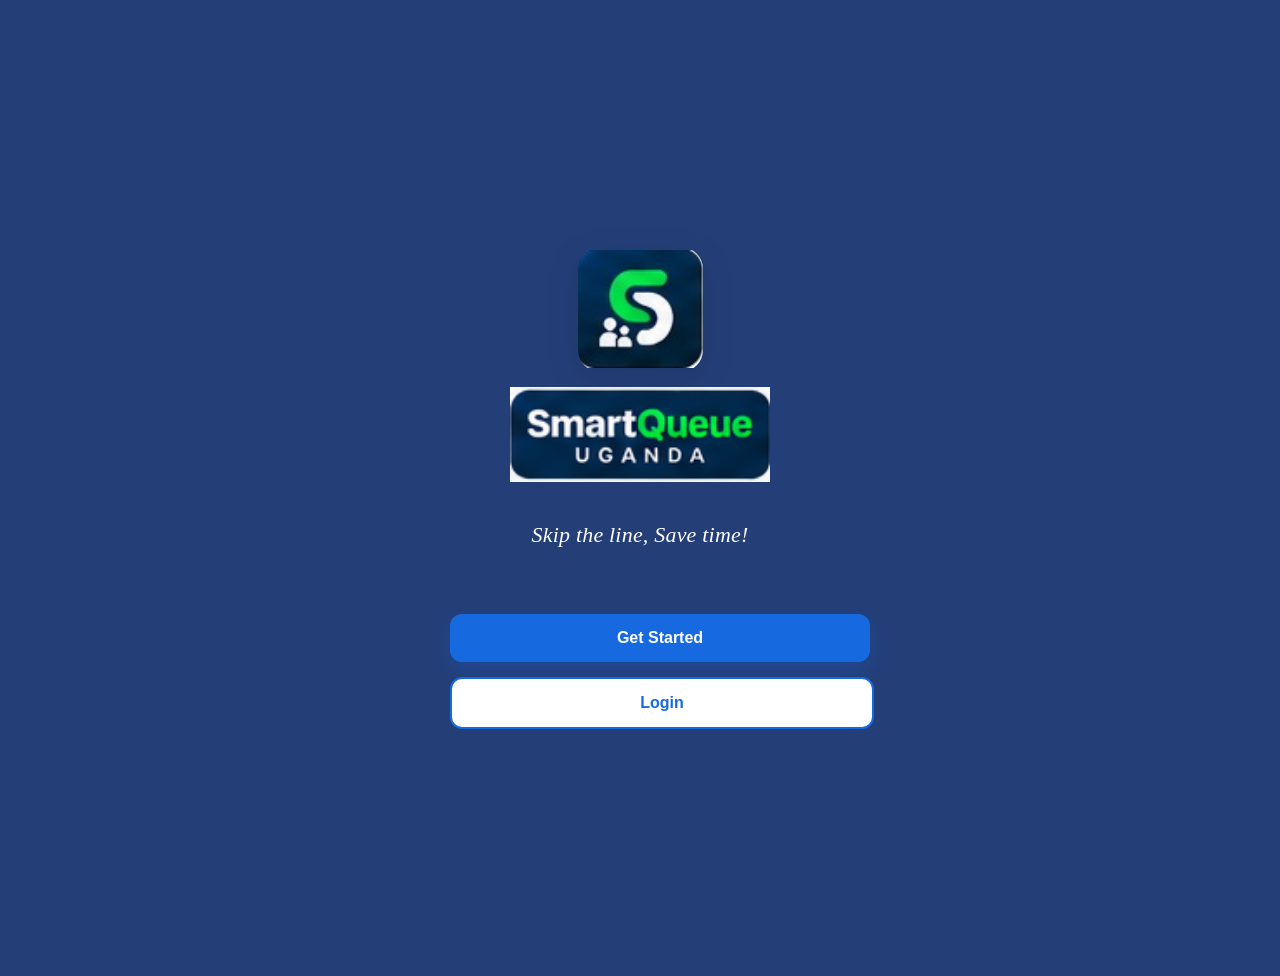
<file: index.html>
<!DOCTYPE html>
<html lang="en">
<head>
    <meta charset="UTF-8">
    <meta name="viewport" content="width=device-width, initial-scale=1.0">
    <title>Login or Signup</title>
    <link rel="stylesheet" href="CSS/welcome.css">

</head>
<body>
    <main>
        <img src="images/app-images/App logo1.jpg" alt="App Logo" class="logo">
        <img src="images/app-images/logo text.png" alt="App Logo Text" class="logo-text">

        <h2>Skip the line, Save time!</h2>
    </main>

    <section>
        <a href="HTML/signup.html" class="getStarted-btn" id="getStarted-btn" name="getStarted-btn">Get Started</a>
        <a href="HTML/login.html" class="login-btn" id="login-btn" name="login-btn">Login</a>
    </section>

</body>
</html>
</file>
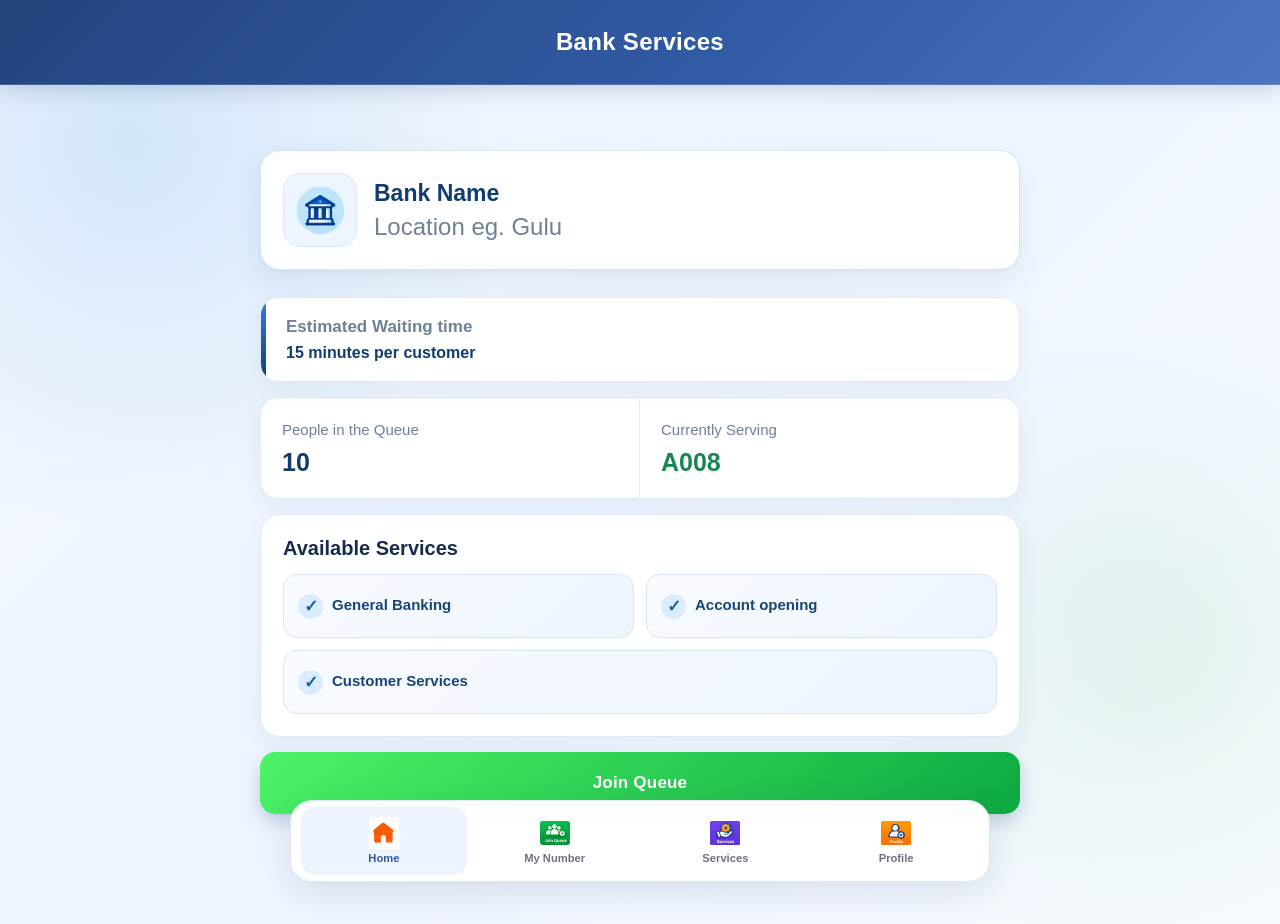
<file: HTML/bank_services.html>
<!DOCTYPE html>
<html lang="en">
<head>
    <meta charset="UTF-8">
    <meta name="viewport" content="width=device-width, initial-scale=1.0">
    <title>Bank Services</title>
    <link rel="stylesheet" href="../CSS/home.css">
    <link rel="stylesheet" href="../CSS/bank_services.css">
</head>
<body>
    <header class="header">
        
        <div class="logo-text">
            <!-- <img src="../images/app-images/back.png" alt="Back"> -->
            <h2>Bank Services</h2>
        </div>
        

    </header>

    <section class="bank_name">
        <div class="bank_details">
            <img src="../images/app-images/banks.png" alt="Bank logo">
            <div>
                <h2>Bank Name</h2>
                <p>Location eg. Gulu</p>
            </div>
            
        </div>
        
    </section>
    <section class="bank_info">
        <form action="#" method="get">
            <div>
                <p>Estimated Waiting time</p>
                <label for="waiting time" name = "waiting_time">15 minutes per customer</label> 
            </div>
            <div class="queue_info">
                <div>
                    <p>People in the Queue</p>
                    <label for="customers_in_queue" name = "customers_in_queue">10</label>
                </div>
                <div>
                    <p>Currently Serving</p>
                    <label for="currently_serving" name = "currently_serving">A008</label>

                </div>
            </div>
            <div class="available_services">
                <label for="Available Services">
                    Available Services
                </label>
                <a href="">
                    <button type="button" class="service_offered" name="service_offered">General Banking</button>
                </a>
                <a href="">
                    <button type="button" class="service_offered" name="service_offered">Account opening</button>
                </a>
                <a href="">
                    <button type="button" class="service_offered" name="service_offered">Customer Services</button>
                </a>
                
                
                
            </div>
            <a href="confirm_queue.html"><button type="button" class="join_queue">Join Queue</button></a>

            
        </form>
        
    </section>
    
    
    <footer class="footer_items">
        <a href="home.html">
            <div>
                <img src="../images/app-images/home.png" alt="home">
                <label for="home">Home</label>
            </div>
        </a>
        
        <a href="#">
            <div>
                <img src="../images/app-images/join_queue.png" alt="My number">
                <label for="home">My Number</label>
            </div>
        </a>
        <a href="service_choice.html">
            <div>
                <img src="../images/app-images/services.png" alt="Services">
                <label for="home">Services</label>
            </div>
        </a>
        
        <a href="#">
            <div>
                <img src="../images/app-images/user_profile.png" alt="Profile">
                <label for="home">Profile</label>
            </div>

        </a>
    </footer>

</body>
</html>
</file>
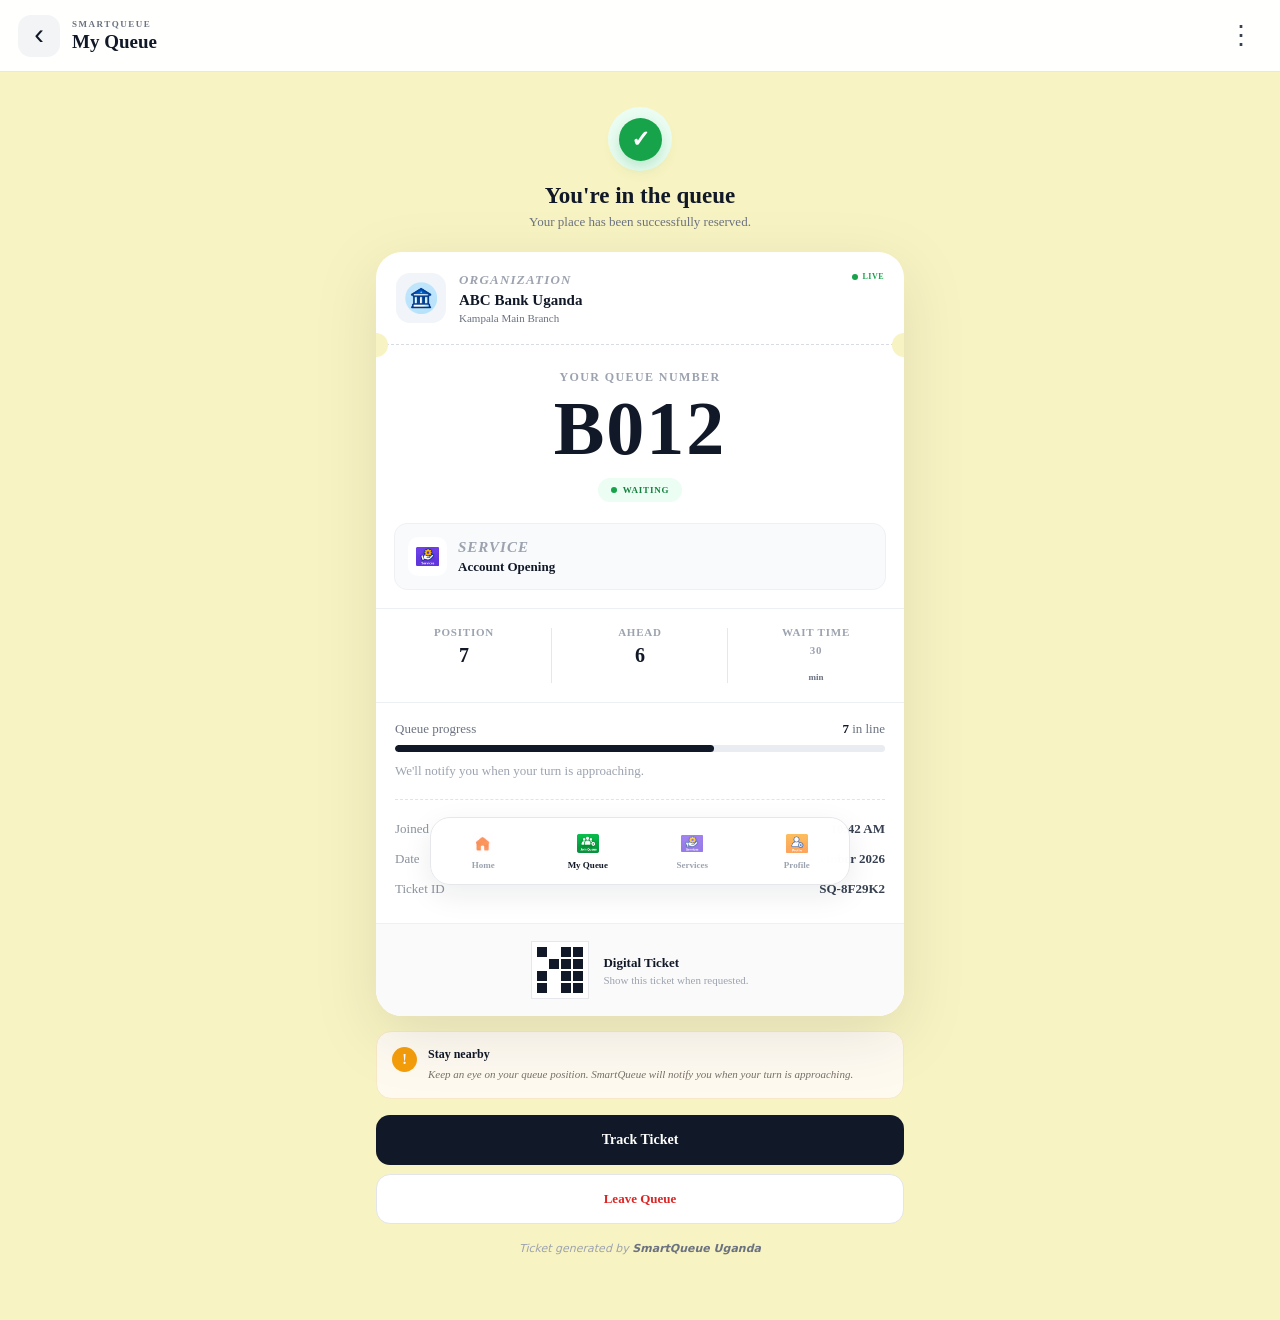
<file: HTML/confirm_queue.html>
<!DOCTYPE html>
<html lang="en">

<head>

    <meta charset="UTF-8">

    <meta name="viewport"
        content="width=device-width, initial-scale=1.0">

    <meta name="theme-color"
        content="#0f172a">

    <title>My Queue | SmartQueue</title>

    <link rel="stylesheet"
        href="../CSS/queue_ticket.css">

</head>


<body>


    <!-- =====================================================
         APP HEADER
         ===================================================== -->

    <header class="app-header">

        <div class="header-left">

            <button
                class="back-button"
                onclick="history.back()"
                aria-label="Go back">

                <span>‹</span>

            </button>

            <div class="header-title">

                <span class="header-small">
                    SMARTQUEUE
                </span>

                <h1>
                    My Queue
                </h1>

            </div>

        </div>


        <button
            class="more-button"
            aria-label="More options">

            <span>⋮</span>

        </button>

    </header>



    <!-- =====================================================
         MAIN CONTENT
         ===================================================== -->

    <main class="queue-container">


        <!-- =================================================
             SUCCESS AREA
             ================================================= -->

        <section class="success-section">

            <div class="success-ring">

                <div class="success-check">
                    ✓
                </div>

            </div>


            <h2>
                You're in the queue
            </h2>

            <p>
                Your place has been successfully reserved.
            </p>

        </section>



        <!-- =================================================
             DIGITAL TICKET
             ================================================= -->

        <section class="ticket-wrapper">


            <!-- TOP TICKET -->
            <div class="ticket-card">


                <!-- Organization -->
                <div class="organization">

                    <div class="organization-logo">

                        <img
                            src="../images/app-images/banks.png"
                            alt="Organization logo"
                            id="organizationImage">

                    </div>


                    <div class="organization-text">

                        <span>
                            ORGANIZATION
                        </span>

                        <h2 id="organizationName">
                            ABC Bank Uganda
                        </h2>

                        <p id="branchName">
                            Kampala Main Branch
                        </p>

                    </div>


                    <div class="live-indicator">

                        <span class="live-dot"></span>

                        LIVE

                    </div>

                </div>



                <!-- Ticket separator -->
                <div class="ticket-cut">

                    <span></span>

                    <span></span>

                </div>



                <!-- Queue number -->
                <div class="queue-number">

                    <span class="queue-label">
                        YOUR QUEUE NUMBER
                    </span>

                    <strong id="ticketNumber">
                        B012
                    </strong>

                    <div
                        class="status-badge"
                        id="queueStatus">

                        <span></span>
                        WAITING

                    </div>

                </div>



                <!-- Service -->
                <div class="service-box">

                    <div class="service-icon">

                        <img
                            src="../images/app-images/services.png"
                            alt="Service">

                    </div>


                    <div>

                        <span>
                            SERVICE
                        </span>

                        <strong id="serviceName">
                            Account Opening
                        </strong>

                    </div>

                </div>



                <!-- Queue statistics -->
                <div class="queue-stats">


                    <div class="stat">

                        <span>
                            POSITION
                        </span>

                        <strong id="queuePosition">
                            7
                        </strong>

                    </div>


                    <div class="stat">

                        <span>
                            AHEAD
                        </span>

                        <strong id="peopleAhead">
                            6
                        </strong>

                    </div>


                    <div class="stat">

                        <span>
                            WAIT TIME
                        </span>

                        <strong>

                            <span id="estimatedWait">
                                35
                            </span>

                            <small>
                                min
                            </small>

                        </strong>

                    </div>


                </div>



                <!-- Queue progress -->
                <div class="queue-progress-section">

                    <div class="progress-header">

                        <span>
                            Queue progress
                        </span>

                        <span>
                            <b id="progressPosition">
                                7
                            </b>
                            in line
                        </span>

                    </div>


                    <div class="progress-track">

                        <div
                            class="progress-bar"
                            id="progressBar">
                        </div>

                    </div>

                    <p>
                        We'll notify you when your turn is approaching.
                    </p>

                </div>



                <!-- Ticket information -->
                <div class="ticket-information">


                    <div class="information-row">

                        <span>
                            Joined
                        </span>

                        <strong id="joinedTime">
                            10:42 AM
                        </strong>

                    </div>


                    <div class="information-row">

                        <span>
                            Date
                        </span>

                        <strong id="joinedDate">
                            27 Sep 2026
                        </strong>

                    </div>


                    <div class="information-row">

                        <span>
                            Ticket ID
                        </span>

                        <strong id="ticketId">
                            SQ-8F29K2
                        </strong>

                    </div>


                </div>



                <!-- QR area -->
                <div class="qr-section">

                    <div class="qr-placeholder">

                        <div class="qr-grid">

                            <span></span>
                            <span></span>
                            <span></span>
                            <span></span>
                            <span></span>
                            <span></span>
                            <span></span>
                            <span></span>
                            <span></span>
                            <span></span>
                            <span></span>
                            <span></span>
                            <span></span>
                            <span></span>
                            <span></span>
                            <span></span>

                        </div>

                    </div>


                    <div>

                        <strong>
                            Digital Ticket
                        </strong>

                        <p>
                            Show this ticket when requested.
                        </p>

                    </div>

                </div>


            </div>

        </section>



        <!-- =================================================
             IMPORTANT MESSAGE
             ================================================= -->

        <section class="queue-alert">

            <div class="alert-icon">
                !
            </div>


            <div class="alert-content">

                <h3>
                    Stay nearby
                </h3>

                <p>
                    Keep an eye on your queue position.
                    SmartQueue will notify you when your
                    turn is approaching.
                </p>

            </div>

        </section>



        <!-- =================================================
             ACTION BUTTONS
             ================================================= -->

        <section class="ticket-actions">


            <a href="track_ticket.html" class="track-ticket-btn">Track Ticket
            </a>

            <button
                class="secondary-button"
                id="cancelQueueBtn">

                Leave Queue

            </button>


        </section>



        <!-- =================================================
             FOOT NOTE
             ================================================= -->

        <p class="ticket-footer-note">

            Ticket generated by
            <strong>SmartQueue Uganda</strong>

        </p>


    </main>



    <!-- =====================================================
         BOTTOM NAVIGATION
         ===================================================== -->

    <nav class="bottom-navigation">


        <a href="home.html">

            <img
                src="../images/app-images/home.png"
                alt="Home">

            <span>
                Home
            </span>

        </a>


        <a
            href="queue-ticket.html"
            class="nav-active">

            <img
                src="../images/app-images/join_queue.png"
                alt="My Queue">

            <span>
                My Queue
            </span>

        </a>


        <a href="service_choice.html">

            <img
                src="../images/app-images/services.png"
                alt="Services">

            <span>
                Services
            </span>

        </a>


        <a href="#">

            <img
                src="../images/app-images/user_profile.png"
                alt="Profile">

            <span>
                Profile
            </span>

        </a>


    </nav>



<script src="../JS/queue_ticket.js"></script>

</body>


</html>
</file>
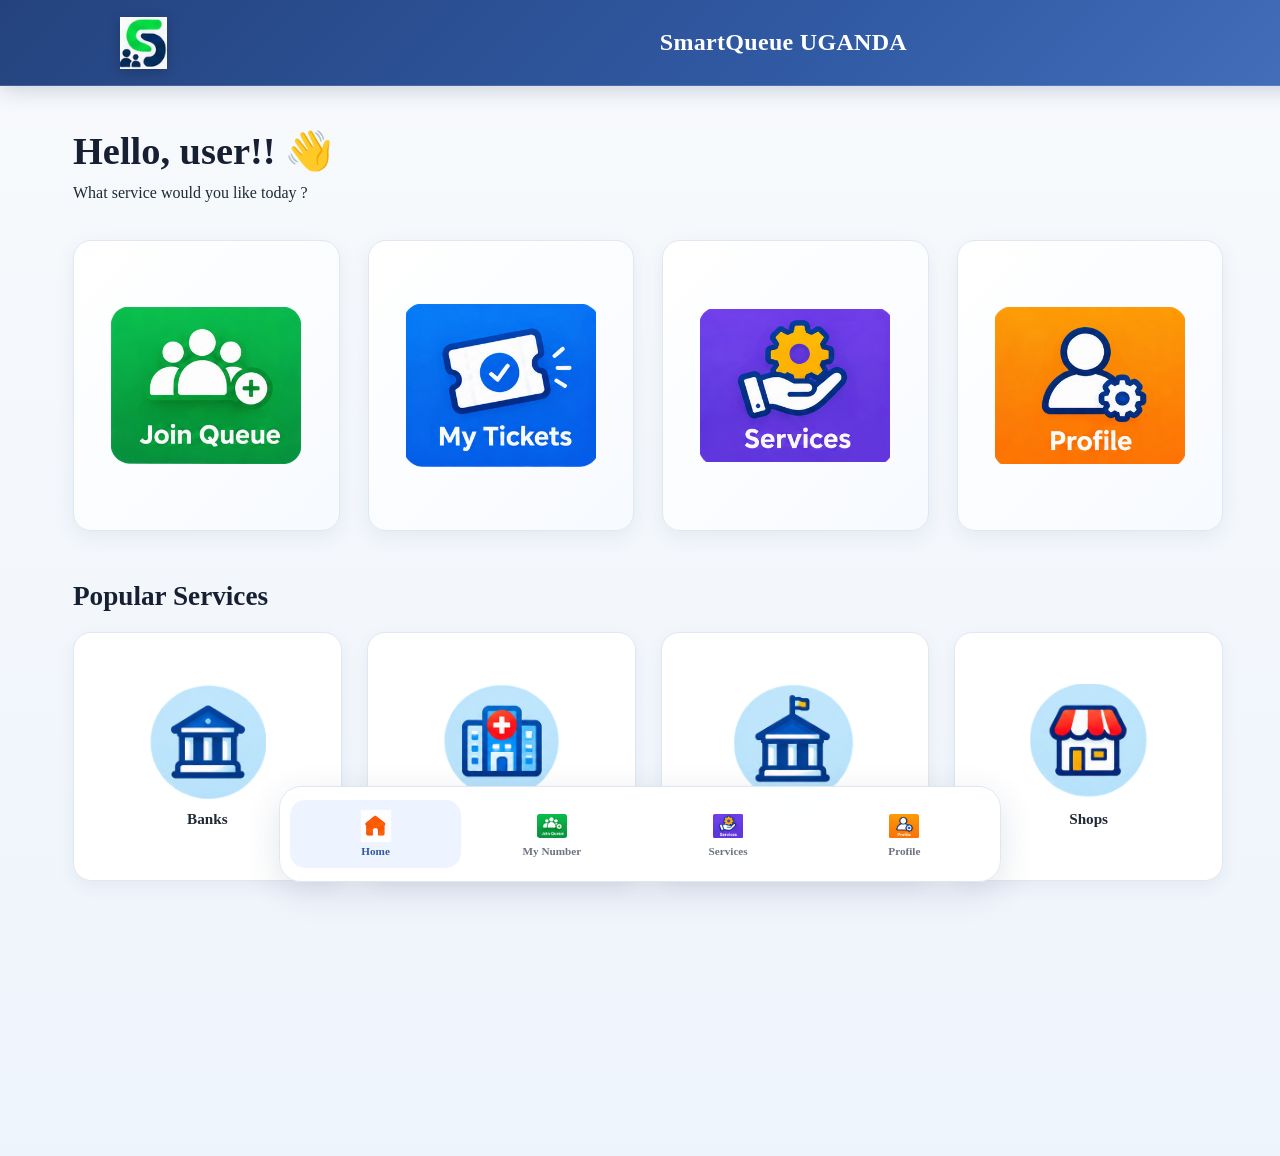
<file: HTML/home.html>
<!DOCTYPE html>
<html lang="en">
<head>
    <meta charset="UTF-8">
    <meta name="viewport" content="width=device-width, initial-scale=1.0">
    <title>Home</title>
    <link rel="stylesheet" href="../CSS/home.css">
</head>
<body>
    <header class="header">
        <div class="header-content"></div>
        <img src="../images/app-images/logo.png" alt="Logo">
        <div class="logo-text">
            <h2>SmartQueue UGANDA</h2>
        </div>
        

    </header>

    <section class="greeting">
        <h1>Hello, user!! 👋</h1>
        <p">What service would you like today ?</p>
    </section>

    <main class = "services">
        <div>
            <a href="#">
                <img src="../images/app-images/join_queue.png" alt="Join Queue">
            </a>
        </div>
        <div>
            <a href="#">
                <img src="../images/app-images/my tickets.png" alt="My tickets">
            </a>
        </div>
        <div>
            <a href="service_choice.html">
                <img src="../images/app-images/services.png" alt="Services">
            </a>
        </div>
        <div>
            <a href="#">
                <img src="../images/app-images/user_profile.png" alt="User profile">
            </a>
        </div>
    </main>
    <h2>Popular Services </h2>
    <section class="popular Services">
        
        <div class="service1">
            <a href="#"><img src="../images/app-images/banks.png" alt="Banks">
            </a>
            <label for="banks">Banks</label>
        </div>
        <div class="service1">
            <a href="#"><img src="../images/app-images/hospitals.png" alt="hospitals">
            </a>
            <label for="hospitals">Hospitals</label>
        </div>
        <div class="service1">
            <a href="#"><img src="../images/app-images/gov't hospitals.png" alt="Govvetnment Properties">
            </a>
            <label for="government properties">Goveernment Properties</label>
        </div>
        <div class="service1">
            <a href="#"><img src="../images/app-images/shops.png" alt="shops">
            </a>
            <label for="shops">Shops</label>
        </div>
    </section>

    <footer class="footer_items">
        <a href="#">
            <div>
                <img src="../images/app-images/home.png" alt="home">
                <label for="home">Home</label>
            </div>
        </a>
        
        <a href="#">
            <div>
                <img src="../images/app-images/join_queue.png" alt="My number">
                <label for="home">My Number</label>
            </div>
        </a>
        <a href="service_choice.html">
            <div>
                <img src="../images/app-images/services.png" alt="Services">
                <label for="home">Services</label>
            </div>
        </a>
        
        <a href="#">
            <div>
                <img src="../images/app-images/user_profile.png" alt="Profile">
                <label for="home">Profile</label>
            </div>

        </a>
    </footer>

</body>
</html>
</file>
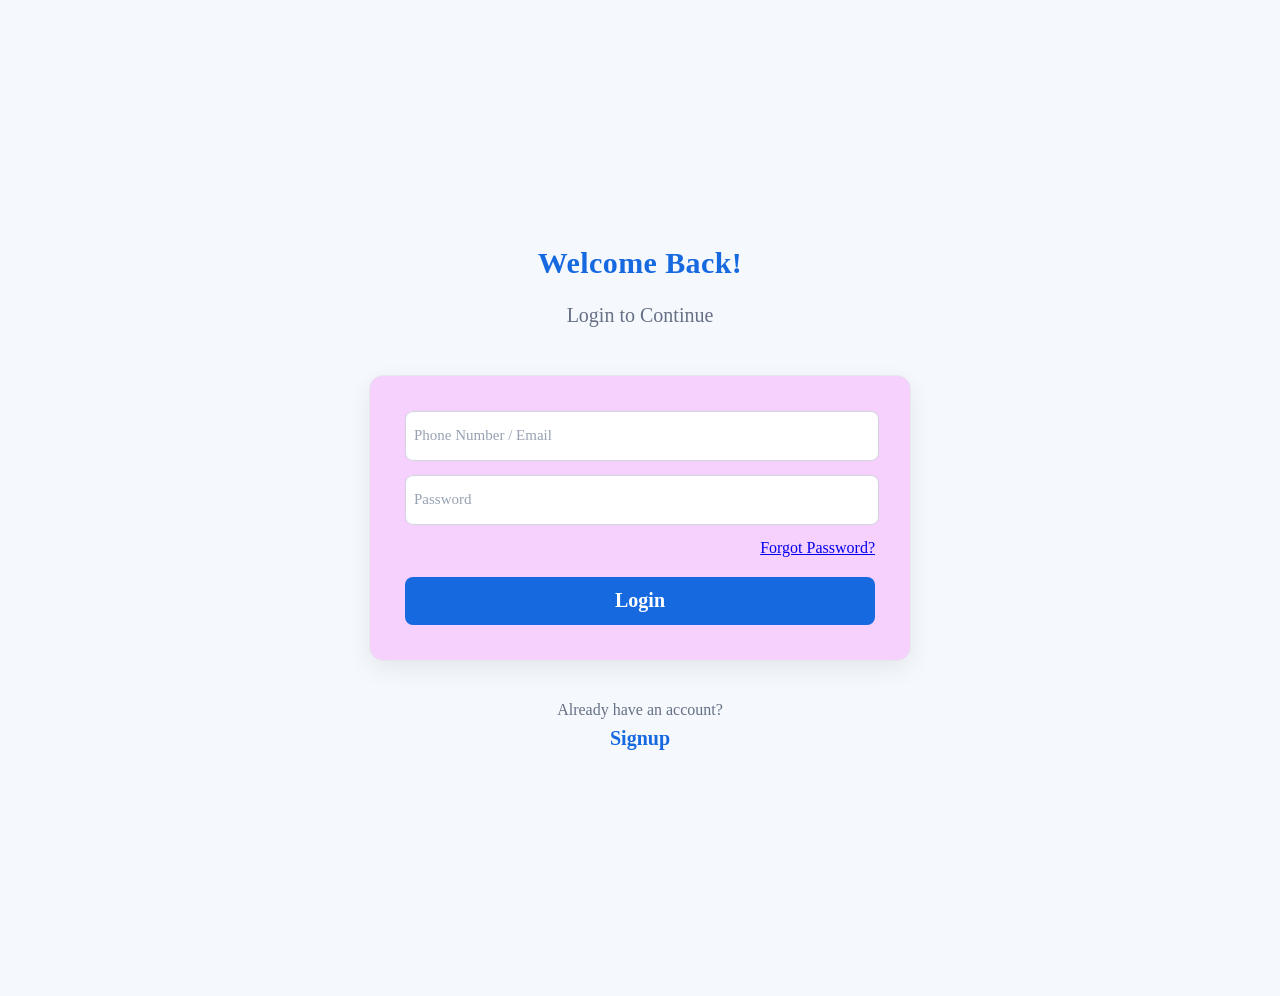
<file: HTML/login.html>
<!DOCTYPE html>
<html lang="en">
<head>
    <meta charset="UTF-8">
    <meta name="viewport" content="width=device-width, initial-scale=1.0">
    <title>signup</title>
    <link rel="stylesheet" href="../CSS/signup.css">
</head>
<body>
    <main>
        <h1>Welcome Back!</h1>
        <p>Login to Continue</p>
    </main>

    <section>
        <form action="#" method="post">
            
            <input type="tel" name="phonenumber" id="phonenumber" placeholder="Phone Number / Email" required> <br>
            
            <input type="password" name="password" id="password" placeholder="Password" required> <br>
            <a href="#" class="forgot_password" >Forgot Password?</a> <br>
           
            <button type="submit">Login</button>
        </form>

    </section>
    <section>
        <p>Already have an account? <br> <a href="home.html">Signup</a></p>
    </section>

</body>
</html>
</file>
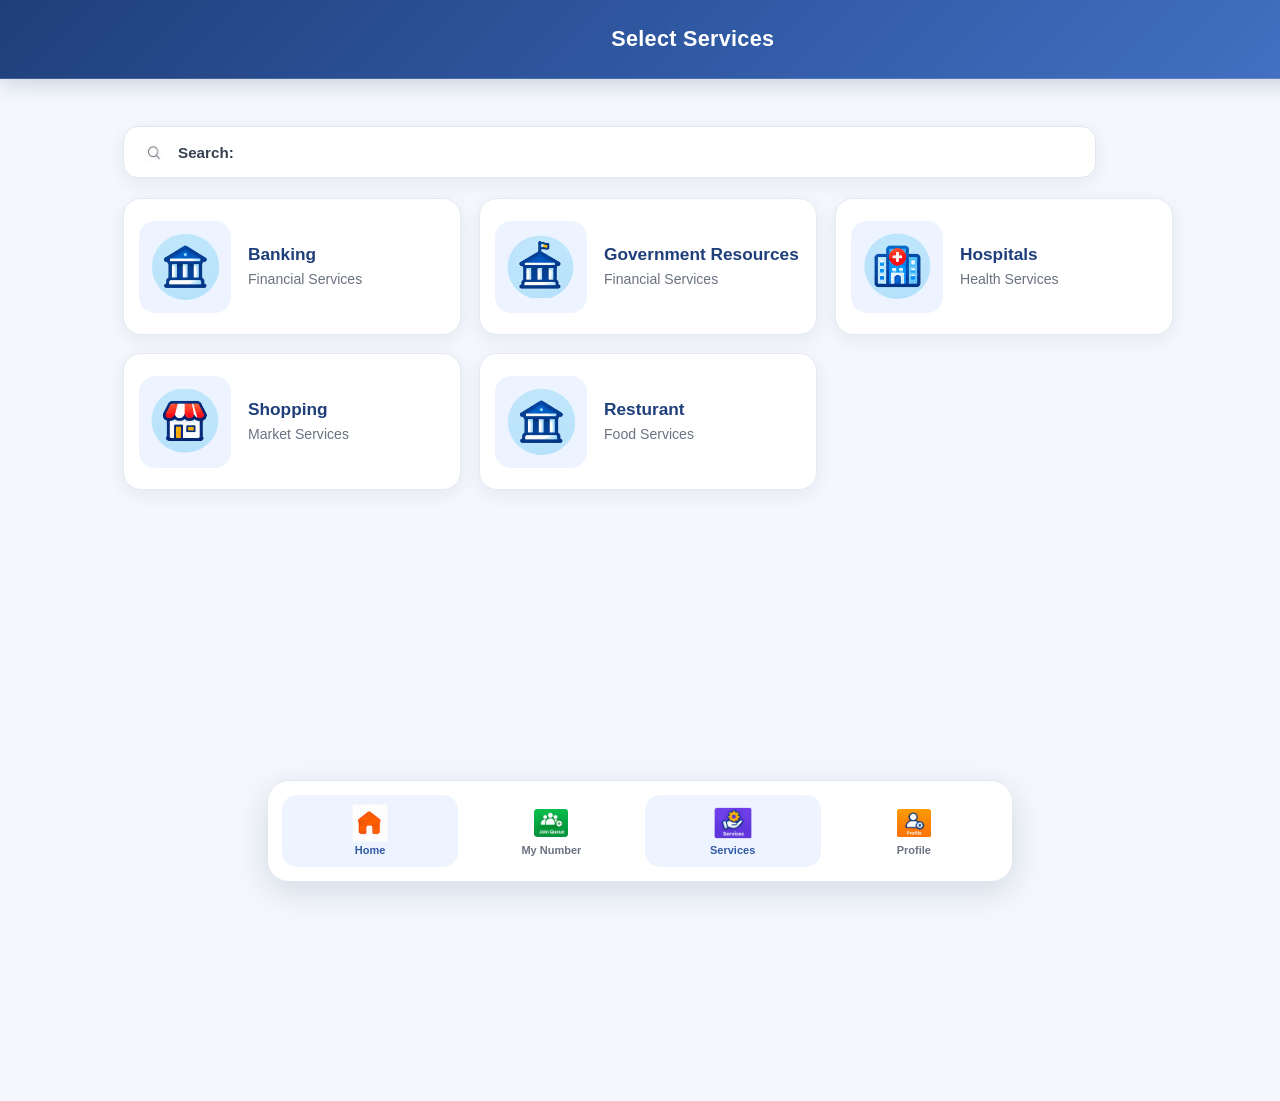
<file: HTML/service_choice.html>
<!DOCTYPE html>
<html lang="en">
<head>
    <meta charset="UTF-8">
    <meta name="viewport" content="width=device-width, initial-scale=1.0">
    <title>Home</title>
    <link rel="stylesheet" href="../CSS/home.css">
    <link rel="stylesheet" href="../CSS/service_choice.css">
</head>
<body>
    <header class="header">
        
        <div class="logo-text">
            <!-- <img src="../images/app-images/back.png" alt="Back"> -->
            <h2>Select Services</h2>
        </div>
        

    </header>

    <section class="serach_service">
        <form action="#" method post>
            <div class= "search box">
                <img src="../images/app-images/search.png" alt="Search Service">
                <label for="search" class="search">Search:  </label>
                <input type="text" name="search" id="search" class="search" >
            </div>
            
        </form>
    </section>

    <section class="search_results">
        <a href="bank_services.html">
            <div class="my_result">
                <img src="../images/app-images/banks.png" alt="Banks">
                <div class="text-block">
                    <p>Banking</p>
                    <p>Financial Services</p>
                </div>
            </div>
        </a>
        <a href="#">
            <div class="my_result">
                <img src="../images/app-images/gov't hospitals.png" alt="Government">
                <div class="text-block">
                    <p>Government Resources</p>
                    <p>Financial Services</p>
                </div>
            </div>
        </a>
        
        <a href="#">
            <div class="my_result">
                <img src="../images/app-images/hospitals.png" alt="Banks">
                <div class="text-block">
                    <p>Hospitals</p>
                    <p>Health Services</p>
                </div>
            </div>
        </a>
        <a href="#">
            <div class="my_result">
            <img src="../images/app-images/shops.png" alt="Banks">
            <div class="text-block">
                <p>Shopping</p>
                <p>Market Services</p>
            </div>
            </div>
        </a>

        <a href="#">
            <div class="my_result">
                <img src="../images/app-images/banks.png" alt="Banks">
                <div class="text-block">
                    <p>Resturant</p>
                    <p>Food Services</p>
                </div>
            </div>
        </a>
       
        
    </section>

    
    <footer class="footer_items">
        <a href="home.html">
            <div>
                <img src="../images/app-images/home.png" alt="home">
                <label for="home">Home</label>
            </div>
        </a>
        
        <a href="#">
            <div>
                <img src="../images/app-images/join_queue.png" alt="My number">
                <label for="home">My Number</label>
            </div>
        </a>
        <a href="#">
            <div>
                <img src="../images/app-images/services.png" alt="Services">
                <label for="home">Services</label>
            </div>
        </a>
        
        <a href="#">
            <div>
                <img src="../images/app-images/user_profile.png" alt="Profile">
                <label for="home">Profile</label>
            </div>

        </a>
    </footer>

</body>
</html>
</file>
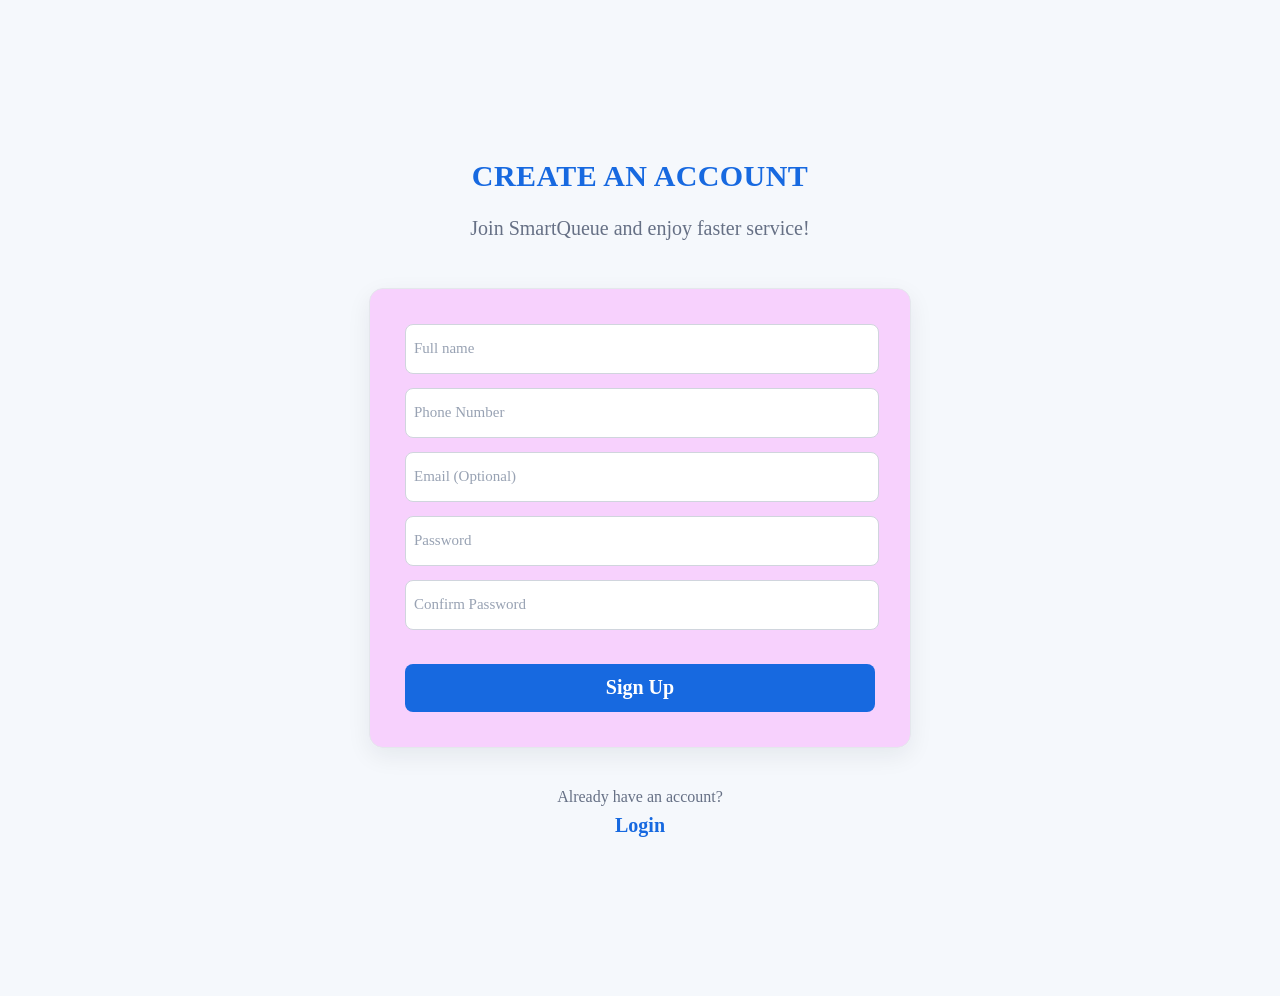
<file: HTML/signup.html>
<!DOCTYPE html>
<html lang="en">
<head>
    <meta charset="UTF-8">
    <meta name="viewport" content="width=device-width, initial-scale=1.0">
    <title>signup</title>
    <link rel="stylesheet" href="../CSS/signup.css">
</head>
<body>
    <main>
        <h1>CREATE AN ACCOUNT</h1>
        <p>Join SmartQueue and enjoy faster service!</p>
    </main>

    <section>
        <form action="#" method="post">
            <input type="text" name="username" id="username" placeholder="Full name" required> <br>
            <input type="tel" name="phonenumber" id="phonenumber" placeholder="Phone Number" required> <br>
            <input type="email" name="email" id="email" placeholder="Email (Optional)" > <br>
            <input type="password" name="password" id="password" placeholder="Password" required> <br>
            <input type="password" name="confirmPassword" id="confirmPassword" placeholder="Confirm Password" required> <br>
            <button type="submit">Sign Up</button>
        </form>

    </section>
    <section>
        <p>Already have an account? <br> <a href="home.html">Login</a></p>
    </section>

</body>
</html>
</file>
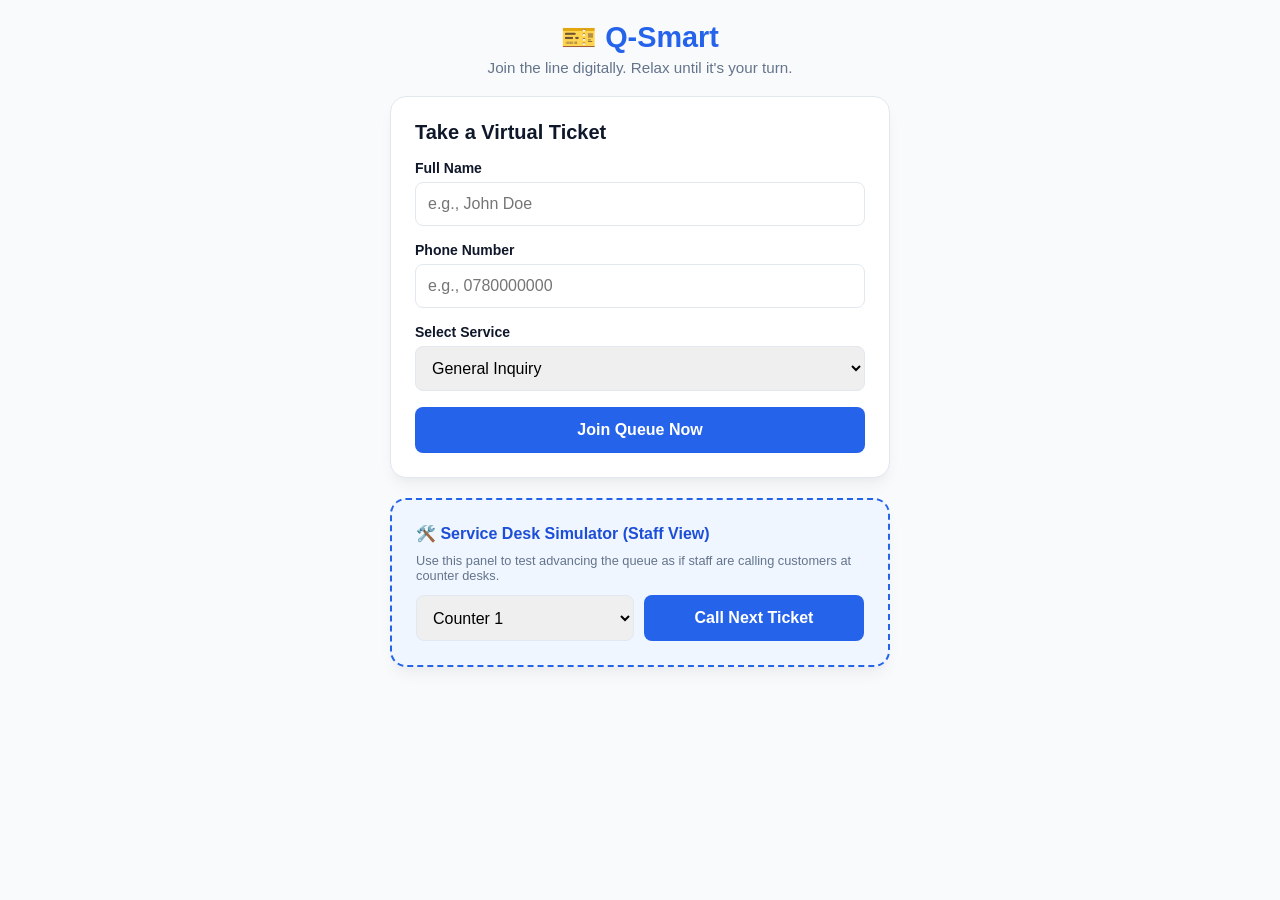
<file: HTML/test now.html>
<!DOCTYPE html>
<html lang="en">
<head>
  <meta charset="UTF-8">
  <meta name="viewport" content="width=device-width, initial-scale=1.0">
  <title>Q-Smart | Virtual Queue System</title>
  <style>
    :root {
      --primary: #2563eb;
      --primary-dark: #1d4ed8;
      --bg: #f8fafc;
      --card-bg: #ffffff;
      --text: #0f172a;
      --text-muted: #64748b;
      --success: #16a34a;
      --warning: #ca8a04;
      --border: #e2e8f0;
    }

    * {
      box-sizing: border-box;
      margin: 0;
      padding: 0;
      font-family: 'Segoe UI', Roboto, Helvetica, Arial, sans-serif;
    }

    body {
      background-color: var(--bg);
      color: var(--text);
      display: flex;
      flex-direction: column;
      align-items: center;
      min-height: 100vh;
      padding: 20px;
    }

    header {
      width: 100%;
      max-width: 500px;
      text-align: center;
      margin-bottom: 20px;
    }

    header h1 {
      font-size: 1.8rem;
      color: var(--primary);
      display: flex;
      align-items: center;
      justify-content: center;
      gap: 10px;
    }

    header p {
      color: var(--text-muted);
      font-size: 0.95rem;
      margin-top: 5px;
    }

    .container {
      width: 100%;
      max-width: 500px;
    }

    .card {
      background: var(--card-bg);
      border-radius: 16px;
      padding: 24px;
      box-shadow: 0 10px 15px -3px rgba(0, 0, 0, 0.05), 0 4px 6px -2px rgba(0, 0, 0, 0.02);
      border: 1px solid var(--border);
      margin-bottom: 20px;
    }

    /* Form Styles */
    .form-group {
      margin-bottom: 16px;
    }

    label {
      display: block;
      font-size: 0.875rem;
      font-weight: 600;
      margin-bottom: 6px;
      color: var(--text);
    }

    input, select {
      width: 100%;
      padding: 12px;
      border: 1px solid var(--border);
      border-radius: 8px;
      font-size: 1rem;
      outline: none;
      transition: border-color 0.2s;
    }

    input:focus, select:focus {
      border-color: var(--primary);
    }

    .btn {
      width: 100%;
      background-color: var(--primary);
      color: white;
      border: none;
      padding: 14px;
      border-radius: 8px;
      font-size: 1rem;
      font-weight: 600;
      cursor: pointer;
      transition: background-color 0.2s;
    }

    .btn:hover {
      background-color: var(--primary-dark);
    }

    .btn-danger {
      background-color: #ef4444;
      margin-top: 10px;
    }
    .btn-danger:hover {
      background-color: #dc2626;
    }

    /* Ticket Status Card */
    .ticket-header {
      text-align: center;
      border-bottom: 2px dashed var(--border);
      padding-bottom: 16px;
      margin-bottom: 16px;
    }

    .ticket-number {
      font-size: 3rem;
      font-weight: 800;
      color: var(--primary);
      letter-spacing: 2px;
    }

    .status-badge {
      display: inline-block;
      padding: 6px 16px;
      border-radius: 20px;
      font-size: 0.875rem;
      font-weight: 600;
      margin-top: 8px;
      text-transform: uppercase;
    }

    .status-waiting { background-color: #fef3c7; color: #b45309; }
    .status-near { background-color: #ffedd5; color: #c2410c; animation: pulse 1.5s infinite; }
    .status-serving { background-color: #dcfce7; color: #15803d; animation: pulse 1s infinite; }

    @keyframes pulse {
      0% { opacity: 1; }
      50% { opacity: 0.6; }
      100% { opacity: 1; }
    }

    .queue-stats {
      display: grid;
      grid-template-columns: 1fr 1fr;
      gap: 12px;
      margin-bottom: 20px;
    }

    .stat-box {
      background-color: #f1f5f9;
      padding: 12px;
      border-radius: 8px;
      text-align: center;
    }

    .stat-box .number {
      font-size: 1.5rem;
      font-weight: 700;
      color: var(--text);
    }

    .stat-box .label {
      font-size: 0.75rem;
      color: var(--text-muted);
      text-transform: uppercase;
    }

    .alert-banner {
      background-color: #eff6ff;
      border-left: 4px solid var(--primary);
      padding: 12px 16px;
      border-radius: 4px;
      font-size: 0.9rem;
      margin-bottom: 16px;
      display: flex;
      align-items: center;
      gap: 10px;
    }

    /* Admin Simulator Panel */
    .admin-panel {
      border: 2px dashed var(--primary);
      background: #eff6ff;
    }

    .admin-panel h3 {
      font-size: 1rem;
      margin-bottom: 10px;
      color: var(--primary-dark);
    }

    .admin-actions {
      display: flex;
      gap: 10px;
    }

    .admin-actions select, .admin-actions button {
      flex: 1;
    }

    .hidden {
      display: none;
    }
  </style>
</head>
<body>

  <header>
    <h1>🎫 Q-Smart</h1>
    <p>Join the line digitally. Relax until it's your turn.</p>
  </header>

  <div class="container">

    <!-- VIEW 1: JOIN QUEUE FORM -->
    <div id="joinView" class="card">
      <h2 style="margin-bottom: 16px; font-size: 1.25rem;">Take a Virtual Ticket</h2>
      <form id="joinForm">
        <div class="form-group">
          <label for="fullName">Full Name</label>
          <input type="text" id="fullName" placeholder="e.g., John Doe" required>
        </div>
        <div class="form-group">
          <label for="phoneNumber">Phone Number</label>
          <input type="tel" id="phoneNumber" placeholder="e.g., 0780000000" required>
        </div>
        <div class="form-group">
          <label for="serviceType">Select Service</label>
          <select id="serviceType" required>
            <option value="General Inquiry">General Inquiry</option>
            <option value="Customer Support">Customer Support</option>
            <option value="Payments & Cashier">Payments & Cashier</option>
          </select>
        </div>
        <button type="submit" class="btn">Join Queue Now</button>
      </form>
    </div>

    <!-- VIEW 2: ACTIVE TICKET TRACKER -->
    <div id="ticketView" class="card hidden">
      <div class="ticket-header">
        <p style="font-size: 0.85rem; color: var(--text-muted);">YOUR TICKET NUMBER</p>
        <div id="ticketNumberDisplay" class="ticket-number">A-101</div>
        <div id="statusBadge" class="status-badge status-waiting">In Queue</div>
      </div>

      <!-- Dynamic Alert Message -->
      <div id="alertBanner" class="alert-banner">
        <span id="alertIcon">ℹ️</span>
        <span id="alertMessage">You are currently in line. You can sit down or take a walk nearby.</span>
      </div>

      <div class="queue-stats">
        <div class="stat-box">
          <div id="peopleAheadDisplay" class="number">0</div>
          <div class="label">People Ahead</div>
        </div>
        <div class="stat-box">
          <div id="estimatedTimeDisplay" class="number">0 mins</div>
          <div class="label">Est. Wait Time</div>
        </div>
      </div>

      <div class="stat-box" style="margin-bottom: 16px;">
        <div id="nowServingDisplay" class="number" style="color: var(--primary);">--</div>
        <div class="label">Now Serving Number</div>
      </div>

      <button id="leaveQueueBtn" class="btn btn-danger">Leave Queue</button>
    </div>

    <!-- VIEW 3: SIMULATOR / DEMO CONTROL (To test the app) -->
    <div class="card admin-panel">
      <h3>🛠️ Service Desk Simulator (Staff View)</h3>
      <p style="font-size: 0.8rem; color: var(--text-muted); margin-bottom: 12px;">
        Use this panel to test advancing the queue as if staff are calling customers at counter desks.
      </p>
      <div class="admin-actions">
        <select id="counterSelect">
          <option value="Counter 1">Counter 1</option>
          <option value="Counter 2">Counter 2</option>
          <option value="Counter 3">Counter 3</option>
        </select>
        <button id="nextCustomerBtn" class="btn">Call Next Ticket</button>
      </div>
    </div>

  </div>

  <script>
    // --- STATE MANAGEMENT ---
    let queue = [
      { ticket: "A-101", name: "Alice", service: "General Inquiry", status: "waiting" },
      { ticket: "A-102", name: "Bob", service: "Payments & Cashier", status: "waiting" }
    ];
    let ticketCounter = 103;
    let myTicket = null;
    let currentlyServingTicket = null;
    let currentlyServingCounter = "";

    const AVG_MINUTES_PER_CUSTOMER = 3;

    // --- DOM ELEMENTS ---
    const joinView = document.getElementById("joinView");
    const ticketView = document.getElementById("ticketView");
    const joinForm = document.getElementById("joinForm");
    
    const ticketNumberDisplay = document.getElementById("ticketNumberDisplay");
    const statusBadge = document.getElementById("statusBadge");
    const alertBanner = document.getElementById("alertBanner");
    const alertMessage = document.getElementById("alertMessage");
    const peopleAheadDisplay = document.getElementById("peopleAheadDisplay");
    const estimatedTimeDisplay = document.getElementById("estimatedTimeDisplay");
    const nowServingDisplay = document.getElementById("nowServingDisplay");
    
    const leaveQueueBtn = document.getElementById("leaveQueueBtn");
    const nextCustomerBtn = document.getElementById("nextCustomerBtn");
    const counterSelect = document.getElementById("counterSelect");

    // --- AUDIO NOTIFICATION (Browser Synthesized Beep) ---
    function playNotificationSound() {
      try {
        const audioCtx = new (window.AudioContext || window.webkitAudioContext)();
        const osc = audioCtx.createOscillator();
        const gain = audioCtx.createGain();
        osc.connect(gain);
        gain.connect(audioCtx.destination);
        osc.type = "sine";
        osc.frequency.setValueAtTime(587.33, audioCtx.currentTime); // D5
        osc.frequency.setValueAtTime(880, audioCtx.currentTime + 0.15); // A5
        gain.gain.setValueAtTime(0.1, audioCtx.currentTime);
        osc.start();
        osc.stop(audioCtx.currentTime + 0.4);
      } catch (e) {
        console.log("Audio playback restricted.");
      }
    }

    // --- FUNCTIONS ---

    // Generate unique Ticket ID
    function generateTicket() {
      const ticket = `A-${ticketCounter}`;
      ticketCounter++;
      return ticket;
    }

    // Handle Joining Queue
    joinForm.addEventListener("submit", (e) => {
      e.preventDefault();
      
      const name = document.getElementById("fullName").value;
      const phone = document.getElementById("phoneNumber").value;
      const service = document.getElementById("serviceType").value;

      const newTicketNumber = generateTicket();
      
      myTicket = {
        ticket: newTicketNumber,
        name: name,
        phone: phone,
        service: service,
        status: "waiting"
      };

      queue.push(myTicket);

      // Switch view
      joinView.classList.add("hidden");
      ticketView.classList.remove("hidden");

      updateUI();
    });

    // Handle Leaving Queue
    leaveQueueBtn.addEventListener("click", () => {
      if (confirm("Are you sure you want to leave the queue?")) {
        queue = queue.filter(item => item.ticket !== myTicket.ticket);
        myTicket = null;
        
        ticketView.classList.add("hidden");
        joinView.classList.remove("hidden");
        joinForm.reset();
        updateUI();
      }
    });

    // Handle Admin Action: Staff calls Next Customer
    nextCustomerBtn.addEventListener("click", () => {
      if (queue.length === 0) {
        alert("No customers in the queue!");
        return;
      }

      // Remove current customer from queue and set as serving
      const servedCustomer = queue.shift();
      currentlyServingTicket = servedCustomer.ticket;
      currentlyServingCounter = counterSelect.value;

      updateUI();
    });

    // Update Dashboard UI & Check Customer Status
    function updateUI() {
      // 1. Update Now Serving display
      if (currentlyServingTicket) {
        nowServingDisplay.innerText = `${currentlyServingTicket} (${currentlyServingCounter})`;
      } else {
        nowServingDisplay.innerText = "--";
      }

      // If user hasn't joined queue yet, skip rest
      if (!myTicket) return;

      ticketNumberDisplay.innerText = myTicket.ticket;

      // Calculate queue metrics
      const myIndex = queue.findIndex(item => item.ticket === myTicket.ticket);

      // CASE 1: Customer is currently being served!
      if (currentlyServingTicket === myTicket.ticket) {
        statusBadge.className = "status-badge status-serving";
        statusBadge.innerText = "YOUR TURN!";
        
        alertBanner.style.backgroundColor = "#dcfce7";
        alertBanner.style.borderColor = "#16a34a";
        alertMessage.innerHTML = `<strong>Please proceed immediately to ${currentlyServingCounter}!</strong>`;
        
        peopleAheadDisplay.innerText = "0";
        estimatedTimeDisplay.innerText = "0 mins";

        playNotificationSound();
        return;
      }

      // CASE 2: Customer is waiting in line
      if (myIndex !== -1) {
        const peopleAhead = myIndex;
        const estWaitTime = peopleAhead * AVG_MINUTES_PER_CUSTOMER;

        peopleAheadDisplay.innerText = peopleAhead;
        estimatedTimeDisplay.innerText = `${estWaitTime} mins`;

        // Near Status Notification (1 or 2 people ahead)
        if (peopleAhead <= 2 && peopleAhead > 0) {
          statusBadge.className = "status-badge status-near";
          statusBadge.innerText = "NEARLY YOUR TURN";
          
          alertBanner.style.backgroundColor = "#ffedd5";
          alertBanner.style.borderColor = "#c2410c";
          alertMessage.innerHTML = `<strong>Get ready!</strong> Only ${peopleAhead} person(s) ahead of you. Please move towards the waiting lobby area.`;
          
          playNotificationSound();
        } 
        // Normal Waiting
        else {
          statusBadge.className = "status-badge status-waiting";
          statusBadge.innerText = "IN QUEUE";

          alertBanner.style.backgroundColor = "#eff6ff";
          alertBanner.style.borderColor = "#2563eb";
          alertMessage.innerText = "You are currently in line. You can sit down or take a walk nearby.";
        }
      }
    }

    // Initial render
    updateUI();
  </script>
</body>
</html>
</file>
<file: CSS/welcome.css>
```css
/* =========================================================
   SMARTQUEUE UGANDA - WELCOME PAGE
   ========================================================= */

/* Remove default browser spacing */
* {
    margin: 0;
    padding: 0;
    box-sizing: border-box;
}

/* Main page */
body {
    min-height: 100vh;
    display: flex;
    flex-direction: column;
    align-items: center;
    justify-content: center;
    font-family: Georgia, 'Times New Roman', Times, serif;

    font-family: Arial, Helvetica, sans-serif;

    background: #243f78;

    padding: 30px 20px;
}


/* =========================================================
   BRANDING SECTION
   ========================================================= */

main {
    display: flex;
    flex-direction: column;
    align-items: center;
    text-align: center;

    margin-bottom: 45px;
}

/* SmartQueue logo */
.logo {
    width: 110px;
    height: 110px;

    object-fit: contain;

    margin-bottom: 15px;

    border-radius: 22px;

    filter: drop-shadow(0 8px 15px rgba(0, 0, 0, 0.12));
}

/* SmartQueue text logo */
.logo-text {
    width: 230px;
    max-width: 80vw;
    height: auto;

    object-fit: contain;

    margin-bottom: 18px;
}


/* =========================================================
   TAGLINE
   ========================================================= */

main h2 {
    font-size: 25px;
    font-weight: 500;
    font-family: Georgia, 'Times New Roman', Times, serif;
    font-style: italic;

    color: #FFF;

    letter-spacing: 0.2px;

    line-height: 1.5;

    max-width: 350px;
}


/* =========================================================
   BUTTON SECTION
   ========================================================= */

section {
    width: 100%;
    max-width: 360px;

    display: flex;
    flex-direction: column;
    gap: 15px;
}


/* Common button styling */
section a {
    width: 100%;

    padding: 15px 20px;

    border-radius: 12px;

    text-align: center;

    text-decoration: none;

    font-size: 16px;
    font-weight: 600;

    transition: all 0.25s ease;

    cursor: pointer;
}


/* =========================================================
   GET STARTED BUTTON
   ========================================================= */

.getStarted-btn {
    background: #1769e0;
    color: white;

    box-shadow: 0 8px 18px rgba(23, 105, 224, 0.25);
}

.getStarted-btn:hover {
    background: #1258c0;

    transform: translateY(-2px);

    box-shadow: 0 10px 22px rgba(23, 105, 224, 0.30);
}

.getStarted-btn:active {
    transform: translateY(0);
}


/* =========================================================
   LOGIN BUTTON
   ========================================================= */

.login-btn {
    background: white;

    color: #1769e0;

    border: 2px solid #1769e0;
}

.login-btn:hover {
    background: #eef5ff;

    transform: translateY(-2px);
}

.login-btn:active {
    transform: translateY(0);
}


/* =========================================================
   MOBILE RESPONSIVENESS
   ========================================================= */

@media (max-width: 480px) {

    body {
        padding: 25px 18px;
    }

    main {
        margin-bottom: 38px;
    }

    .logo {
        width: 95px;
        height: 95px;
    }

    .logo-text {
        width: 200px;
    }

    main h2 {
        font-size: 18px;
    }

    section {
        max-width: 330px;
    }

    section a {
        padding: 14px 18px;
        font-size: 15px;
    }
}


/* =========================================================
   LARGE SCREENS
   ========================================================= */

@media (min-width: 768px) {

    .logo {
        width: 125px;
        height: 125px;
    }

    .logo-text {
        width: 260px;
    }

    main h2 {
        font-size: 22px;
    }

    section {
        max-width: 380px;
    }
}



/* SIGNUP PAGE STYLING */
</file>
<file: CSS/home.css>
```css
/* =====================================================
   SMARTQUEUE UGANDA - HOME PAGE
   RESPONSIVE MOBILE + TABLET + DESKTOP
   ===================================================== */


/* =====================================================
   GENERAL RESET
   ===================================================== */

* {
    margin: 0;
    padding: 0;
    box-sizing: border-box;
}

html {
    scroll-behavior: smooth;
    width: 100%;
    overflow-x: hidden;
}

body {
    width: 100%;
    min-height: 100vh;

    font-family:
        Georgia,
        "Times New Roman",
        Times,
        serif;

    background:
        linear-gradient(
            180deg,
            #f8fafc 0%,
            #eef4fc 100%
        );

    color: #1f2937;

    /*
       IMPORTANT:
       The header is fixed, so the body must
       reserve space for it.
    */
    padding-top: 105px;

    /*
       Space for the fixed footer.
    */
    padding-bottom: 125px;

    overflow-x: hidden;
}


/* =====================================================
   HEADER
   ===================================================== */

.header {
    position: fixed;

    top: 0;
    left: 0;

    width: 100%;
    height: 82px;

    display: flex;
    align-items: center;

    padding:
        0 6%;

    gap: 15px;

    background:
        linear-gradient(
            135deg,
            #24437e 0%,
            #315aa4 55%,
            #4b74c2 100%
        );

    border-bottom:
        1px solid
        rgba(255, 255, 255, 0.15);

    box-shadow:
        0 5px 20px
        rgba(20, 45, 90, 0.18);

    z-index: 9999;
}


/* Header logo */

.header > img {
    width: 48px;
    height: 48px;

    object-fit: contain;

    flex-shrink: 0;

    filter:
        drop-shadow(
            0 3px 6px
            rgba(0, 0, 0, 0.2)
        );
}


/* Header title */

.header .logo-text {
    flex: 1;

    display: flex;
    align-items: center;
    justify-content: center;

    min-width: 0;
}


/* Header title text */

.header .logo-text h2 {
    margin: 0;

    color: #ffffff;

    font-size:
        clamp(
            1.1rem,
            2vw,
            1.5rem
        );

    font-weight: 700;

    letter-spacing: 0.3px;

    text-align: center;

    white-space: nowrap;
}


/* =====================================================
   GREETING SECTION
   ===================================================== */

.greeting {
    width: 90%;
    max-width: 1100px;

    /*
       IMPORTANT:
       Do NOT use a large margin-top here.
       The body padding already creates space
       below the fixed header.
    */
    margin:
        10px auto 35px;

    padding: 0;
}


/* Greeting heading */

.greeting h1 {
    margin: 0 0 10px;

    color: #172033;

    font-size:
        clamp(
            1.7rem,
            4vw,
            2.5rem
        );

    font-weight: 700;

    line-height: 1.2;
}


/* Greeting paragraph */

.greeting p {
    margin: 0;

    color: #6b7280;

    font-size:
        clamp(
            0.95rem,
            2vw,
            1.2rem
        );

    line-height: 1.6;
}


/* =====================================================
   MAIN SERVICES
   ===================================================== */

.services {
    width: 90%;
    max-width: 1100px;

    margin:
        0 auto 45px;

    display: grid;

    grid-template-columns:
        repeat(2, 1fr);

    gap: 20px;
}


/* Service card */

.services > div {
    min-height: 175px;

    display: flex;

    align-items: center;
    justify-content: center;

    padding: 18px;

    background:
        linear-gradient(
            135deg,
            #ffffff,
            #f7faff
        );

    border:
        1px solid #e0e7f1;

    border-radius: 18px;

    box-shadow:
        0 6px 20px
        rgba(31, 55, 95, 0.07);

    transition:
        transform 0.25s ease,
        box-shadow 0.25s ease,
        border-color 0.25s ease;
}


/* Service link */

.services a {
    width: 100%;
    height: 100%;

    display: flex;

    align-items: center;
    justify-content: center;

    text-decoration: none;
}


/* Service image */

.services img {
    width: 100%;
    max-width: 210px;

    height: auto;

    display: block;

    object-fit: contain;

    transition:
        transform 0.25s ease;
}


/* Hover */

.services > div:hover {
    transform:
        translateY(-5px);

    border-color:
        #4775c5;

    box-shadow:
        0 13px 30px
        rgba(31, 55, 95, 0.12);
}

.services > div:hover img {
    transform:
        scale(1.05);
}


/* Click */

.services > div:active {
    transform:
        scale(0.98);
}


/* =====================================================
   POPULAR SERVICES TITLE
   ===================================================== */

body > h2 {
    width: 90%;
    max-width: 1100px;

    margin:
        0 auto 20px;

    color: #172033;

    font-size:
        clamp(
            1.25rem,
            3vw,
            1.7rem
        );

    font-weight: 700;
}


/* =====================================================
   POPULAR SERVICES
   ===================================================== */

.popular.Services {
    width: 90%;
    max-width: 1100px;

    margin:
        0 auto 45px;

    display: grid;

    grid-template-columns:
        repeat(4, 1fr);

    gap: 20px;
}


/* Popular service card */

.popular.Services .service1 {
    min-height: 190px;

    display: flex;

    flex-direction: column;

    align-items: center;
    justify-content: center;

    padding: 16px;

    background: #ffffff;

    border:
        1px solid #e1e7f0;

    border-radius: 18px;

    box-shadow:
        0 6px 18px
        rgba(31, 55, 95, 0.06);

    transition:
        transform 0.25s ease,
        box-shadow 0.25s ease,
        border-color 0.25s ease;
}


/* Popular service link */

.popular.Services .service1 a {
    width: 100%;

    display: flex;

    align-items: center;
    justify-content: center;

    text-decoration: none;
}


/* Popular service image */

.popular.Services .service1 img {
    width: 100%;

    max-width: 145px;

    height: 115px;

    object-fit: contain;

    transition:
        transform 0.25s ease;
}


/* Popular service label */

.popular.Services .service1 label {
    display: block;

    margin-top: 10px;

    color: #1f2937;

    font-size: 0.95rem;

    font-weight: 600;

    line-height: 1.3;

    text-align: center;
}


/* Popular service hover */

.popular.Services .service1:hover {
    transform:
        translateY(-5px);

    border-color:
        #4775c5;

    box-shadow:
        0 13px 28px
        rgba(31, 55, 95, 0.11);
}

.popular.Services .service1:hover img {
    transform:
        scale(1.06);
}

.popular.Services .service1:hover label {
    color: #315aa3;
}


/* =====================================================
   FOOTER NAVIGATION
   ===================================================== */

.footer_items {
    position: fixed;

    left: 50%;

    bottom: 18px;

    transform:
        translateX(-50%);

    width:
        min(700px, 92%);

    height: 82px;

    display: grid;

    grid-template-columns:
        repeat(4, 1fr);

    align-items: center;

    gap: 5px;

    padding:
        6px 10px;

    background:
        rgba(
            255,
            255,
            255,
            0.97
        );

    border:
        1px solid #e1e7ef;

    border-radius: 22px;

    box-shadow:
        0 10px 35px
        rgba(31, 55, 95, 0.13);

    backdrop-filter:
        blur(15px);

    -webkit-backdrop-filter:
        blur(15px);

    z-index: 9999;
}


/* Footer links */

.footer_items > a {
    width: 100%;
    height: 68px;

    display: flex;

    align-items: center;
    justify-content: center;

    text-decoration: none;

    color: #6b7280;
}


/* Footer item */

.footer_items > a > div {
    width: 100%;
    height: 100%;

    display: flex;

    flex-direction: column;

    align-items: center;
    justify-content: center;

    gap: 4px;

    border-radius: 15px;

    transition:
        background 0.25s ease,
        transform 0.25s ease;
}


/* Footer icons */

.footer_items img {
    width: 30px;
    height: 30px;

    object-fit: contain;

    transition:
        transform 0.25s ease;
}


/* Footer labels */

.footer_items label {
    color: #6b7280;

    font-size: 0.7rem;

    font-weight: 600;

    text-align: center;

    white-space: nowrap;
}


/* Footer hover */

.footer_items > a:hover > div {
    background: #f0f5ff;

    transform:
        translateY(-3px);
}

.footer_items > a:hover img {
    transform:
        scale(1.1);
}

.footer_items > a:hover label {
    color: #315aa3;
}


/* Active Home */

.footer_items > a:first-child > div {
    background: #eef4ff;
}

.footer_items > a:first-child label {
    color: #315aa3;

    font-weight: 700;
}

.footer_items > a:first-child img {
    transform:
        scale(1.08);
}


/* =====================================================
   TABLET
   ===================================================== */

@media (min-width: 600px)
       and (max-width: 899px) {

    body {
        padding-top: 100px;
        padding-bottom: 115px;
    }


    .header {
        height: 78px;

        padding:
            0 5%;
    }


    .greeting {
        margin-top: 5px;
    }


    .services {
        grid-template-columns:
            repeat(2, 1fr);

        gap: 20px;
    }


    .services > div {
        min-height: 200px;
    }


    .popular.Services {
        grid-template-columns:
            repeat(2, 1fr);
    }


    .footer_items {
        bottom: 10px;
    }
}


/* =====================================================
   DESKTOP
   ===================================================== */

@media (min-width: 900px) {

    body {
        padding-top: 115px;
        padding-bottom: 125px;
    }


    .header {
        height: 85px;

        padding:
            0 8%;
    }


    .header > img {
        width: 52px;
        height: 52px;
    }


    .greeting {
        margin-top: 5px;

        margin-bottom: 38px;
    }


    .greeting h1 {
        font-size: 2.4rem;
    }


    .services {
        grid-template-columns:
            repeat(4, 1fr);

        gap: 24px;

        margin-bottom: 50px;
    }


    .services > div {
        min-height: 225px;

        padding: 22px;
    }


    .services img {
        max-width: 190px;
    }


    .popular.Services {
        grid-template-columns:
            repeat(4, 1fr);

        gap: 22px;
    }


    .popular.Services .service1 {
        min-height: 205px;
    }
}


/* =====================================================
   LARGE DESKTOP
   ===================================================== */

@media (min-width: 1200px) {

    .greeting,
    .services,
    body > h2,
    .popular.Services {
        max-width: 1150px;
    }


    .greeting {
        margin-top: 5px;
    }


    .services {
        gap: 28px;
    }


    .services > div {
        min-height: 245px;
    }


    .popular.Services {
        gap: 25px;
    }


    .popular.Services .service1 {
        min-height: 215px;
    }
}


/* =====================================================
   MOBILE
   ===================================================== */

@media (max-width: 599px) {

    body {
        padding-top: 86px;
        padding-bottom: 92px;
    }


    /* Header */

    .header {
        height: 68px;

        padding:
            0 5%;
    }


    .header > img {
        width: 42px;
        height: 42px;
    }


    .header .logo-text h2 {
        font-size: 1.05rem;
    }


    /* Greeting */

    .greeting {
        width: 90%;

        margin:
            5px auto 25px;
    }


    .greeting h1 {
        font-size: 1.55rem;

        margin-bottom: 8px;
    }


    .greeting p {
        font-size: 0.92rem;

        line-height: 1.5;
    }


    /* Main services */

    .services {
        width: 90%;

        grid-template-columns:
            repeat(2, 1fr);

        gap: 14px;

        margin-bottom: 35px;
    }


    .services > div {
        min-height: 145px;

        padding: 10px;

        border-radius: 15px;
    }


    .services img {
        max-width: 130px;
    }


    /* Popular title */

    body > h2 {
        width: 90%;

        margin:
            0 auto 15px;

        font-size: 1.25rem;
    }


    /* Popular services */

    .popular.Services {
        width: 90%;

        grid-template-columns:
            repeat(2, 1fr);

        gap: 13px;

        margin-bottom: 30px;
    }


    .popular.Services .service1 {
        min-height: 150px;

        padding: 10px;

        border-radius: 15px;
    }


    .popular.Services .service1 img {
        max-width: 110px;

        height: 85px;
    }


    .popular.Services .service1 label {
        margin-top: 7px;

        font-size: 0.8rem;
    }


    /* Footer */

    .footer_items {
        bottom: 0;

        width: 100%;

        height: 76px;

        padding:
            5px 3px;

        border-radius:
            20px 20px 0 0;
    }


    .footer_items > a {
        height: 66px;
    }


    .footer_items img {
        width: 28px;
        height: 28px;
    }


    .footer_items label {
        font-size: 0.62rem;
    }
}


/* =====================================================
   VERY SMALL PHONES
   ===================================================== */

@media (max-width: 380px) {

    .greeting h1 {
        font-size: 1.4rem;
    }


    .greeting p {
        font-size: 0.85rem;
    }


    .services {
        gap: 11px;
    }


    .services > div {
        min-height: 125px;

        padding: 7px;
    }


    .services img {
        max-width: 110px;
    }


    .popular.Services {
        gap: 10px;
    }


    .popular.Services .service1 {
        min-height: 135px;

        padding: 7px;
    }


    .popular.Services .service1 img {
        max-width: 95px;

        height: 75px;
    }


    .popular.Services .service1 label {
        font-size: 0.72rem;
    }


    .footer_items img {
        width: 26px;
        height: 26px;
    }


    .footer_items label {
        font-size: 0.57rem;
    }
}
</file>
<file: CSS/bank_services.css>
/* =========================================================
   SMARTQUEUE UGANDA
   BANK SERVICES PAGE
   ---------------------------------------------------------
   NOTE:
   Header and footer are intentionally NOT styled here.
   ========================================================= */


/* =========================================================
   GLOBAL RESET
   ========================================================= */

* {
    margin: 0;
    padding: 0;
    box-sizing: border-box;
}

html {
    scroll-behavior: smooth;
}

body {
    font-family: Arial, Helvetica, sans-serif;
    color: #172b4d;
    background-color: #8db9e8;
    min-height: 100vh;

    /*
       Creative background:
       soft blue gradient + subtle radial highlights
    */

    background:
        radial-gradient(
            circle at 10% 15%,
            rgba(66, 153, 225, 0.18),
            transparent 28%
        ),
        radial-gradient(
            circle at 90% 70%,
            rgba(72, 187, 120, 0.10),
            transparent 25%
        ),
        linear-gradient(
            135deg,
            #f5f9ff 0%,
            #eef5ff 45%,
            #f8fbff 100%
        );

    padding-bottom: 30px;
}


/* =========================================================
   MAIN BANK SECTION
   ========================================================= */

.bank_name {
    width: 100%;
    padding: 25px 16px 10px;
}


/* =========================================================
   BANK DETAILS CARD
   ========================================================= */

.bank_details {
    width: 100%;
    max-width: 720px;
    margin: 0 auto;

    display: flex;
    align-items: center;
    gap: 17px;

    padding: 20px;

    background: rgba(255, 255, 255, 0.92);

    border: 1px solid rgba(213, 225, 240, 0.9);
    border-radius: 20px;

    box-shadow:
        0 12px 30px rgba(27, 72, 113, 0.08),
        0 2px 6px rgba(27, 72, 113, 0.04);

    backdrop-filter: blur(8px);
}


/* Bank logo */

.bank_details img {
    width: 68px;
    height: 68px;

    object-fit: contain;

    padding: 12px;

    background: #edf5ff;

    border: 1px solid #dceaff;

    border-radius: 17px;

    flex-shrink: 0;
}


/* Bank name */

.bank_details h2 {
    font-size: 21px;
    font-weight: 700;

    color: #123b70;

    margin-bottom: 6px;
}


/* Location */

.bank_details p {
    font-size: 24px;
    color: #718096;
}


/* =========================================================
   BANK INFORMATION SECTION
   ========================================================= */

.bank_info {
    width: 100%;
    padding: 10px 16px 25px;
}

.bank_info form {
    width: 100%;
    max-width: 720px;

    margin: 0 auto;

    display: flex;
    flex-direction: column;

    gap: 15px;
}


/* =========================================================
   GENERAL INFORMATION CARD
   ========================================================= */

.bank_info form > div:first-child {
    background: rgba(255, 255, 255, 0.94);

    padding: 19px 20px;

    border-radius: 18px;

    border: 1px solid #e0e9f4;

    box-shadow:
        0 8px 22px rgba(27, 72, 113, 0.06);

    position: relative;

    overflow: hidden;
}


/* Small decorative line */

.bank_info form > div:first-child::before {
    content: "";

    position: absolute;

    left: 0;
    top: 0;

    width: 5px;
    height: 100%;

    background: linear-gradient(
        to bottom,
        #2f80ed,
        #123b70
    );
}


/* Information title */

.bank_info form > div:first-child p {
    margin-bottom: 7px;

    font-size: 17px;
    font-weight: 600;

    color: #718096;

    padding-left: 5px;
}


/* Waiting time */

.bank_info form > div:first-child label {
    display: block;

    font-size: 16px;
    font-weight: 700;

    color: #123b70;

    padding-left: 5px;
}


/* =========================================================
   QUEUE INFORMATION
   ========================================================= */

.queue_info {
    display: grid;

    grid-template-columns: 1fr 1fr;

    background: rgba(255, 255, 255, 0.94);

    border: 1px solid #e0e9f4;

    border-radius: 18px;

    overflow: hidden;

    box-shadow:
        0 8px 22px rgba(27, 72, 113, 0.06);
}


/* Individual queue information */

.queue_info > div {
    padding: 19px 18px;

    position: relative;
}


/* Divider */

.queue_info > div:first-child {
    border-right: 1px solid #e2eaf3;
}


/* Queue titles */

.queue_info div p {
    font-size: 15px;

    line-height: 1.4;

    color: #718096;

    margin-bottom: 8px;
}


/* Queue numbers */

.queue_info label {
    display: block;

    font-size: 20px;

    font-weight: 800;

    color: #123b70;
}


/* Currently serving special styling */

.queue_info > div:last-child label {
    color: #198754;
}


/* =========================================================
   AVAILABLE SERVICES
   ========================================================= */

.available_services {
    background: rgba(255, 255, 255, 0.96);

    padding: 20px;

    border-radius: 20px;

    border: 1px solid #e0e9f4;

    box-shadow:
        0 8px 22px rgba(27, 72, 113, 0.06);

    display: flex;

    flex-wrap: wrap;

    gap: 12px;
}


/* Available Services heading */

.available_services > label {
    width: 100%;

    display: block;

    font-size: 20px;

    font-weight: 700;

    color: #172b4d;

    margin-bottom: 2px;
}


/* =========================================================
   SERVICE BUTTONS
   ========================================================= */

.available_services a {
    /*
       Two buttons per row
    */

    flex: 1 1 calc(50% - 6px);

    min-width: 0;

    text-decoration: none;

    display: flex;
}


/* Service button */

.service_offered {
    width: 100%;

    min-height: 58px;

    padding: 12px 14px;

    border: 1px solid #d8e4f2;

    border-radius: 14px;

    background:
        linear-gradient(
            135deg,
            #f8fbff,
            #eef5ff
        );

    color: #174578;

    font-size: 18px;

    font-weight: 700;

    text-align: left;

    cursor: pointer;

    transition:
        transform 0.2s ease,
        box-shadow 0.2s ease,
        background 0.2s ease,
        border-color 0.2s ease;

    position: relative;

    overflow: hidden;
}


/* Small service indicator */

.service_offered::before {
    content: "✓";

    display: inline-flex;

    align-items: center;
    justify-content: center;

    width: 25px;
    height: 25px;

    margin-right: 9px;

    border-radius: 50%;

    background: #dcecff;

    color: #1765a8;

    font-size: 17px;

    font-weight: 800;

    vertical-align: middle;
}


/* Hover effect */

.service_offered:hover {
    transform: translateY(-2px);

    border-color: #8db9e8;

    background:
        linear-gradient(
            135deg,
            #eef6ff,
            #e4f0ff
        );

    box-shadow:
        0 7px 15px rgba(31, 92, 145, 0.10);
}


/* Click effect */

.service_offered:active {
    transform: scale(0.98);
}


/* Focus */

.service_offered:focus {
    outline: none;

    border-color: #2f80ed;

    box-shadow:
        0 0 0 3px rgba(47, 128, 237, 0.13);
}


/* =========================================================
   ODD NUMBER OF SERVICES
   ---------------------------------------------------------
   The last service expands to fill the remaining width.
   ========================================================= */

.available_services a:last-child:nth-child(odd) {
    flex-basis: 100%;
}


/*
   Because the heading label is the first child,
   this rule handles the actual service links correctly
   when there are 3, 5, 7... services.
*/

.available_services a:last-child {
    flex-grow: 1;
}


/* =========================================================
   JOIN QUEUE BUTTON
   ========================================================= */

.join_queue {
    width: 100%;

    min-height: 58px;

    border: none;

    border-radius: 15px;

    background:
        linear-gradient(
            135deg,
            #4df466,
            #0da941
        );

    color: #ffffff;

    font-size: 18px;

    font-weight: 700;

    letter-spacing: 0.2px;

    cursor: pointer;

    box-shadow:
        0 8px 18px rgba(18, 59, 112, 0.22);

    transition:
        transform 0.2s ease,
        box-shadow 0.2s ease,
        background 0.2s ease;
}


/* Join Queue hover */

.join_queue:hover {
    transform: translateY(-2px);

    background:
        linear-gradient(
            135deg,
            #0e315d,
            #174f8d
        );

    box-shadow:
        0 11px 23px rgba(18, 59, 112, 0.28);
}


/* Join Queue active */

.join_queue:active {
    transform: translateY(0);

    box-shadow:
        0 5px 12px rgba(18, 59, 112, 0.20);
}


/* =========================================================
   TABLET
   ========================================================= */

@media (min-width: 600px) {

    .bank_name {
        padding: 30px 25px 12px;
    }

    .bank_info {
        padding: 12px 25px 30px;
    }


    .bank_details {
        padding: 22px;
    }


    .bank_details img {
        width: 74px;
        height: 74px;
    }


    .bank_details h2 {
        font-size: 23px;
    }


    .queue_info > div {
        padding: 21px;
    }


    .queue_info label {
        font-size: 25px;
    }


    .service_offered {
        min-height: 62px;

        font-size: 15px;

    }
    .join_queue {
    
        margin-bottom: 50px;

       
    }
}


/* =========================================================
   DESKTOP
   ========================================================= */

@media (min-width: 900px) {

    .bank_name {

        padding-top: 35px;
    }


    .bank_info {
        padding-top: 15px;
    }


    .bank_details {
        max-width: 760px;
    }


    .bank_info form {
        max-width: 760px;
    }


    .available_services {
        padding: 22px;
    }


    .service_offered {
        min-height: 64px;

        font-size: 15px;
    }


    .join_queue {
        min-height: 62px;
        margin-bottom: 50px;

        font-size: 17px;
    }
}


/* =========================================================
   SMALL PHONES
   ========================================================= */

@media (max-width: 360px) {

    .bank_details {
        padding: 15px;
        gap: 12px;
    }


    .bank_details img {
        width: 55px;
        height: 55px;
    }


    .bank_details h2 {
        font-size: 18px;
    }


    .bank_details p {
        font-size: 12px;
    }


    .queue_info > div {
        padding: 15px 12px;
    }


    .queue_info p {
        font-size: 11px;
    }


    .queue_info label {
        font-size: 20px;
    }


    .available_services {
        padding: 16px;
        gap: 9px;
    }


    .service_offered {
        min-height: 55px;

        padding: 9px;

        font-size: 12px;
    }


    .service_offered::before {
        width: 21px;
        height: 21px;

        margin-right: 5px;

        font-size: 11px;
    }
}
</file>
<file: CSS/queue_ticket.css>
/* =========================================================
   SMARTQUEUE UGANDA
   PREMIUM DIGITAL QUEUE TICKET
   ========================================================= */


/* =========================================================
   RESET
   ========================================================= */

* {
    margin: 0;
    padding: 0;
    box-sizing: border-box;
}


:root {

    --primary: #111827;

    --primary-soft: #eef2ff;

    --background: #f8f3c2;

    --surface: #ffffff;

    --text: #111827;

    --muted: #6b7280;

    --border: #e5e7eb;

    --success: #16a34a;

    --success-light: #ecfdf3;

    --danger: #dc2626;

    --warning: #f59e0b;

    --shadow:
        0 12px 35px rgba(15, 23, 42, 0.08);

    --radius-lg: 22px;

    --radius-md: 14px;

    --radius-sm: 10px;

}


html {
    scroll-behavior: smooth;
}


body {

    font-family:
        Georgia, 'Times New Roman', Times, serif;

    background: var(--background);

    color: var(--text);

    min-height: 100vh;

    padding-bottom: 100px;

}


/* =========================================================
   HEADER
   ========================================================= */

.app-header {

    height: 72px;

    background: rgba(255, 255, 255, 0.96);

    backdrop-filter: blur(15px);

    -webkit-backdrop-filter: blur(15px);

    border-bottom: 1px solid var(--border);

    display: flex;

    align-items: center;

    justify-content: space-between;

    padding: 0 18px;

    position: sticky;

    top: 0;

    z-index: 100;

}


.header-left {

    display: flex;

    align-items: center;

    gap: 12px;

}


.back-button {

    width: 42px;

    height: 42px;

    border: none;

    border-radius: 13px;

    background: #f3f4f6;

    color: var(--text);

    display: flex;

    align-items: center;

    justify-content: center;

    cursor: pointer;

    transition: 0.2s;

}


.back-button span {

    font-size: 29px;

    line-height: 1;

    margin-top: -3px;

}


.back-button:active {

    transform: scale(0.94);

}


.header-title {

    display: flex;

    flex-direction: column;

    gap: 2px;

}


.header-small {

    font-size: 9px;

    font-weight: 800;

    letter-spacing: 1.5px;

    color: #6b7280;

}


.header-title h1 {

    font-size: 19px;

    font-weight: 750;

}


.more-button {

    width: 42px;

    height: 42px;

    border: none;

    background: transparent;

    color: #374151;

    font-size: 26px;

    cursor: pointer;

}


/* =========================================================
   MAIN CONTAINER
   ========================================================= */

.queue-container {

    width: 100%;

    max-width: 520px;

    margin: auto;

    padding: 24px 16px 35px;

}


/* =========================================================
   SUCCESS SECTION
   ========================================================= */

.success-section {

    text-align: center;

    margin-bottom: 22px;

}


.success-ring {

    width: 64px;

    height: 64px;

    border-radius: 50%;

    background: var(--success-light);

    display: flex;

    align-items: center;

    justify-content: center;

    margin: 0 auto 12px;

}


.success-check {

    width: 43px;

    height: 43px;

    border-radius: 50%;

    background: var(--success);

    color: white;

    display: flex;

    align-items: center;

    justify-content: center;

    font-size: 23px;

    font-weight: 700;

    box-shadow:
        0 6px 15px rgba(22, 163, 74, 0.25);

}


.success-section h2 {

    font-size: 23px;

    font-weight: 750;

    margin-bottom: 5px;

}


.success-section p {

    color: var(--muted);

    font-size: 13px;

}


/* =========================================================
   TICKET WRAPPER
   ========================================================= */

.ticket-wrapper {

    position: relative;

    filter:
        drop-shadow(
            0 18px 30px rgba(15, 23, 42, 0.10)
        );

}


/* =========================================================
   TICKET CARD
   ========================================================= */

.ticket-card {

    background: var(--surface);

    border-radius: var(--radius-lg);

    overflow: hidden;

    position: relative;

}


/* =========================================================
   ORGANIZATION
   ========================================================= */

.organization {

    padding: 20px;

    display: flex;

    align-items: center;

    gap: 13px;

}


.organization-logo {

    width: 50px;

    height: 50px;

    flex-shrink: 0;

    background: #f1f5f9;

    border-radius: 14px;

    display: flex;

    align-items: center;

    justify-content: center;

}


.organization-logo img {

    width: 32px;

    height: 32px;

    object-fit: contain;

}


.organization-text {

    min-width: 0;
    font-size: 17px;

    flex: 1;

}


.organization-text span {

    display: block;

    color: #9ca3af;

    font-size: 13px;
    font-style: italic;
    font-weight: 800;

    letter-spacing: 1.2px;

    margin-bottom: 4px;

}


.organization-text h2 {

    font-size: 15px;

    font-weight: 750;

    white-space: nowrap;

    overflow: hidden;

    text-overflow: ellipsis;

}


.organization-text p {

    font-size: 11px;

    color: var(--muted);

    margin-top: 3px;

    white-space: nowrap;

    overflow: hidden;

    text-overflow: ellipsis;

}


.live-indicator {

    align-self: flex-start;

    font-size: 8px;

    font-weight: 800;

    letter-spacing: 0.5px;

    color: var(--success);

    display: flex;

    align-items: center;

    gap: 4px;

}


.live-dot {

    width: 6px;

    height: 6px;

    border-radius: 50%;

    background: var(--success);

}


/* =========================================================
   TICKET CUT
   ========================================================= */

.ticket-cut {

    height: 1px;

    border-top: 1px dashed #d7dce3;

    position: relative;

}


.ticket-cut::before,
.ticket-cut::after {

    content: "";

    position: absolute;

    width: 24px;

    height: 24px;

    border-radius: 50%;

    background: var(--background);

    top: -12px;

}


.ticket-cut::before {

    left: -12px;

}


.ticket-cut::after {

    right: -12px;

}


/* =========================================================
   QUEUE NUMBER
   ========================================================= */

.queue-number {

    text-align: center;

    padding: 25px 20px 21px;

}


.queue-label {

    display: block;

    font-size: 12px;

    font-weight: 800;

    letter-spacing: 1.4px;

    color: #9ca3af;

    margin-bottom: 5px;

}


.queue-number strong {

    display: block;

    font-size: clamp(52px, 17vw, 76px);

    line-height: 1;

    letter-spacing: 2px;

    font-weight: 800;

    color: #111827;

    margin-bottom: 12px;

}


.status-badge {

    display: inline-flex;

    align-items: center;

    gap: 6px;

    padding: 7px 13px;

    background: var(--success-light);

    color: var(--success);

    border-radius: 30px;

    font-size: 9px;

    font-weight: 800;

    letter-spacing: 0.8px;

}


.status-badge span {

    width: 6px;

    height: 6px;

    border-radius: 50%;

    background: var(--success);

}


/* =========================================================
   SERVICE
   ========================================================= */

.service-box {

    margin: 0 18px 18px;

    padding: 13px;

    background: #f8fafc;

    border: 1px solid #eef0f3;

    border-radius: 13px;

    display: flex;

    align-items: center;

    gap: 11px;

}


.service-icon {

    width: 39px;

    height: 39px;

    background: white;

    border-radius: 10px;

    display: flex;

    align-items: center;

    justify-content: center;

}


.service-icon img {

    width: 23px;

    height: 23px;

    object-fit: contain;

}


.service-box span {

    display: block;

    font-size: 15px;
    font-style: italic;

    font-weight: 800;

    color: #9ca3af;

    letter-spacing: 1px;

    margin-bottom: 3px;

}


.service-box strong {

    display: block;

    font-size: 13px;

    font-weight: 700;

}


/* =========================================================
   QUEUE STATS
   ========================================================= */

.queue-stats {

    display: grid;

    grid-template-columns: repeat(3, 1fr);

    border-top: 1px solid #edf0f3;

    border-bottom: 1px solid #edf0f3;

}


.stat {

    text-align: center;

    padding: 17px 5px;

    position: relative;

}


.stat:not(:last-child)::after {

    content: "";

    position: absolute;

    right: 0;

    top: 20%;

    height: 60%;

    width: 1px;

    background: #e5e7eb;

}


.stat span {

    display: block;

    font-size: 11px;

    font-weight: 800;

    letter-spacing: 0.8px;

    color: #9ca3af;

    margin-bottom: 6px;

}


.stat strong {

    font-size: 20px;

    font-weight: 750;

}


.stat small {

    font-size: 9px;

    font-weight: 600;

    color: var(--muted);

}


/* =========================================================
   PROGRESS
   ========================================================= */

.queue-progress-section {

    padding: 18px 19px 20px;

}


.progress-header {

    display: flex;

    justify-content: space-between;

    align-items: center;

    font-size: 13px;

    color: var(--muted);

    margin-bottom: 8px;

}


.progress-header b {

    color: var(--text);

}


.progress-track {

    width: 100%;

    height: 7px;

    background: #e9edf2;

    border-radius: 20px;

    overflow: hidden;

}


.progress-bar {

    width: 35%;

    height: 100%;

    border-radius: 20px;

    background: var(--primary);

    transition: width 0.5s ease;

}


.queue-progress-section p {

    margin-top: 11px;

    font-size: 13px;

    color: #9ca3af;

}


/* =========================================================
   TICKET INFORMATION
   ========================================================= */

.ticket-information {

    margin: 0 19px;

    padding: 14px 0;

    border-top: 1px dashed #e0e4e8;

}


.information-row {

    display: flex;

    align-items: center;

    justify-content: space-between;

    padding: 7px 0;

}


.information-row span {

    font-size: 13px;

    color: #8b929d;

}


.information-row strong {

    font-size: 13px;

    font-weight: 650;

    color: #374151;

}


/* =========================================================
   QR SECTION
   ========================================================= */

.qr-section {

    margin-top: 5px;

    padding: 17px 19px;

    background: #fafafa;

    border-top: 1px solid #f0f0f0;

    display: flex;

    align-items: center;

    justify-content: center;

    gap: 14px;

}


.qr-placeholder {

    width: 58px;

    height: 58px;

    padding: 5px;

    background: white;

    border: 1px solid #e5e7eb;

    display: flex;

    align-items: center;

    justify-content: center;

}


.qr-grid {

    width: 100%;

    height: 100%;

    display: grid;

    grid-template-columns: repeat(4, 1fr);

    gap: 2px;

}


.qr-grid span {

    background: #111827;

}


.qr-grid span:nth-child(2),
.qr-grid span:nth-child(5),
.qr-grid span:nth-child(10),
.qr-grid span:nth-child(14) {

    background: white;

}


.qr-section strong {

    display: block;

    font-size: 13px;

    margin-bottom: 3px;

}


.qr-section p {

    font-size: 11px;

    color: #9ca3af;

}


/* =========================================================
   ALERT
   ========================================================= */

.queue-alert {

    margin-top: 15px;

    padding: 15px;

    background: #fffaf0;

    border: 1px solid #f8e8c6;

    border-radius: 15px;

    display: flex;

    gap: 11px;

}


.alert-icon {

    width: 25px;

    height: 25px;

    flex-shrink: 0;

    border-radius: 50%;

    background: #f59e0b;

    color: white;

    font-size: 14px;

    font-weight: 800;

    display: flex;

    align-items: center;

    justify-content: center;

}


.alert-content h3 {

    font-size: 12px;

    margin-bottom: 4px;

}


.alert-content p {

    font-size: 11px;
    font-style: italic;

    line-height: 1.5;

    color: #78716c;

}


/* =========================================================
   ACTION BUTTONS
   ========================================================= */

.ticket-actions {

    margin-top: 16px;

    display: grid;

    gap: 9px;

}


.ticket-actions button {

    min-height: 50px;

    border-radius: 14px;

    font-family: inherit;

    font-size: 13px;

    font-weight: 700;

    cursor: pointer;

    transition:
        transform 0.15s ease,
        box-shadow 0.15s ease,
        background 0.15s ease;

}


.ticket-actions button:active {

    transform: scale(0.98);

}


.primary-button {

    border: none;

    background: var(--primary);

    color: white;

    box-shadow:
        0 7px 18px rgba(17, 24, 39, 0.16);

}


.primary-button:hover {

    box-shadow:
        0 9px 23px rgba(17, 24, 39, 0.22);

}


.button-icon {

    margin-right: 7px;

    font-size: 16px;

}


.secondary-button {

    border: 1px solid #e2e5e9;

    background: white;

    color: var(--danger);

}


.secondary-button:hover {

    background: #fff8f8;

}


/* =========================================================
   FOOT NOTE
   ========================================================= */

.ticket-footer-note {

    text-align: center;

    margin-top: 18px;

    font-size: 11px;
    font-style: italic;
    font-family: mono, system-ui, -apple-system, BlinkMacSystemFont, 'Segoe UI', Roboto, Oxygen, Ubuntu, Cantarell, 'Open Sans', 'Helvetica Neue', sans-serif;

    color: #9ca3af;

}


.ticket-footer-note strong {

    color: #6b7280;

}


/* =========================================================
   BOTTOM NAVIGATION
   ========================================================= */

.bottom-navigation {

    position: fixed;

    left: 0;

    bottom: 0;

    width: 100%;

    height: 76px;

    background: rgba(255, 255, 255, 0.97);

    backdrop-filter: blur(16px);

    -webkit-backdrop-filter: blur(16px);

    border-top: 1px solid #e5e7eb;

    display: grid;

    grid-template-columns: repeat(4, 1fr);

    z-index: 200;

    padding-bottom: env(safe-area-inset-bottom);

}


.bottom-navigation a {

    text-decoration: none;

    color: #9ca3af;

    display: flex;

    flex-direction: column;

    align-items: center;

    justify-content: center;

    gap: 5px;

    min-width: 0;

}


.bottom-navigation img {

    width: 22px;

    height: 22px;

    object-fit: contain;

    opacity: 0.65;

}


.bottom-navigation span {

    font-size: 9px;

    font-weight: 600;

}


.bottom-navigation .nav-active {

    color: #111827;

}


.bottom-navigation .nav-active img {

    opacity: 1;

}


/* =========================================================
   SMALL PHONES
   ========================================================= */

@media screen and (max-width: 360px) {

    .queue-container {

        padding-left: 11px;

        padding-right: 11px;

    }


    .organization {

        padding: 16px;

    }


    .organization-logo {

        width: 44px;

        height: 44px;

    }


    .organization-text h2 {

        font-size: 13px;

    }


    .queue-number {

        padding-top: 22px;

    }


    .queue-number strong {

        font-size: 52px;

    }


    .stat strong {

        font-size: 17px;

    }


    .queue-alert {

        padding: 12px;

    }

}


/* =========================================================
   TABLETS
   ========================================================= */

@media screen and (min-width: 600px) {

    .queue-container {

        max-width: 550px;

        padding-top: 35px;

    }


    .ticket-card {

        border-radius: 26px;

    }


    .queue-number strong {

        font-size: 76px;

    }

}


/* =========================================================
   DESKTOP
   ========================================================= */

@media screen and (min-width: 900px) {

    body {

        padding-bottom: 30px;

    }


    .queue-container {

        max-width: 560px;

    }


    .bottom-navigation {

        width: 420px;

        left: 50%;

        transform: translateX(-50%);

        bottom: 15px;

        border: 1px solid #e5e7eb;

        border-radius: 20px;

        height: 68px;

        box-shadow:
            0 10px 30px rgba(15, 23, 42, 0.08);

    }

}


/* Styling the track ticket button */

.track-ticket-btn {
    display: flex;
    align-items: center;
    justify-content: center;

    width: 100%;
    min-height: 50px;

    padding: 12px 20px;

    background: #111827;
    color: #ffffff;

    border-radius: 14px;

    text-decoration: none;

    font-size: 14px;
    font-weight: 700;

    transition: all 0.25s ease;
}

.track-ticket-btn:hover {
    background: #1f2937;
    transform: translateY(-2px);
}

.track-ticket-btn:active {
    transform: scale(0.98);
}
</file>
<file: CSS/signup.css>
```css
/* =========================================================
   SMARTQUEUE UGANDA
   SIGN UP PAGE
   ========================================================= */


/* ---------------------------------------------------------
   1. GENERAL RESET
   --------------------------------------------------------- */

* {
    margin: 0;
    padding: 0;
    box-sizing: border-box;
}


/* ---------------------------------------------------------
   2. BODY
   --------------------------------------------------------- */

body {
    min-height: 100vh;

    display: flex;
    flex-direction: column;
    align-items: center;
    justify-content: center;
    padding: 30px 20px;

    font-family: Georgia, 'Times New Roman', Times, serif;
    background: #f5f8fc;

    color: #172033;
}


/* ---------------------------------------------------------
   3. HEADER
   --------------------------------------------------------- */

main {
    width: 100%;
    max-width: 460px;

    text-align: center;

    margin-bottom: 25px;
}


main h1 {
    margin-bottom: 10px;
    font-size: 30px;
    font-weight: 700;
    color: #1769e0;
    font-family: Georgia, 'Times New Roman', Times, serif;
    letter-spacing: 0.4px;
}


main p {
    font-size: 20px;
    color: #667085;
    line-height: 1.5;
}


/* ---------------------------------------------------------
   4. SIGNUP FORM CONTAINER
   --------------------------------------------------------- */

body > section:first-of-type {
    width: 100%;
    max-width: 400px;
    padding: 32px;
    background: #f3f3;
    border: 1px solid #e4e7ec;

    border-radius: 14px;

    box-shadow: 0 8px 25px rgba(16, 24, 40, 0.07);
}


/* ---------------------------------------------------------
   5. FORM
   --------------------------------------------------------- */

form {
    width: 100%;
}


/* ---------------------------------------------------------
   6. INPUT FIELDS
   --------------------------------------------------------- */

form input {
    width: 97%;
    height: 48px;

    margin-bottom: 14px;

    padding: 0 8px;

    border: 1px solid #d0d5dd;

    font-family: Georgia, 'Times New Roman', Times, serif;
    border-radius: 8px;

    background: #ffffff;

    color: #172033;

    font-size: 15px;

    outline: none;

    transition: border-color 0.2s ease,
                box-shadow 0.2s ease,
                background 0.2s ease;
}


/* Placeholder */

form input::placeholder {
    color: #98a2b3;
}


/* Input focus */

form input:focus {
    border-color: #1769e0;

    background: #ffffff;

    box-shadow: 0 0 0 3px rgba(23, 105, 224, 0.12);
}


/* ---------------------------------------------------------
   7. SIGN UP BUTTON
   --------------------------------------------------------- */

form button {
    width: 100%;
    height: 48px;

    margin-top: 20px;

    border: none;

    border-radius: 8px;

    background: #1769e0;
    font-family: Georgia, 'Times New Roman', Times, serif;

    color: #ffffff;

    font-size: 20px;
    font-weight: 600;

    cursor: pointer;

    transition: background 0.2s ease,
                transform 0.2s ease,
                box-shadow 0.2s ease;
}


/* Button hover */

form button:hover {
    background: #1258c0;

    transform: translateY(-1px);

    box-shadow: 0 5px 12px rgba(23, 105, 224, 0.20);
}


/* Button click */

form button:active {
    transform: translateY(0);

    box-shadow: none;
}


/* ---------------------------------------------------------
   8. LOGIN SECTION
   --------------------------------------------------------- */

body > section:last-of-type {
    width: 100%;
    max-width: 460px;

    margin-top: 20px;

    text-align: center;
}


body > section:last-of-type p {
    font-size: 16px;
    font-family: Georgia, 'Times New Roman', Times, serif;
    color: #667085;

    line-height: 1.6;
}


body > section:last-of-type a {
    color: #1769e0;
    font-size: 20px;
    font-weight: 600;

    text-decoration: none;
}


body > section:last-of-type a:hover {
    text-decoration: underline;
}


/* ---------------------------------------------------------
   9. MOBILE RESPONSIVENESS
   --------------------------------------------------------- */

@media (max-width: 480px) {

    body {
        padding: 25px 16px;
    }


    main {
        margin-bottom: 20px;
    }


    main h1 {
        font-size: 23px;
    }


    main p {
        font-size: 14px;
    }


    body > section:first-of-type {
        padding: 22px 18px;

        border-radius: 12px;
    }


    form input {
        height: 46px;

        font-size: 14px;

        margin-bottom: 12px;
    }


    form button {
        height: 46px;

        font-size: 15px;
    }


    body > section:last-of-type {
        margin-top: 18px;
    }
}


/* ---------------------------------------------------------
   10. DESKTOP
   --------------------------------------------------------- */

@media (min-width: 768px) {

    body {
        padding: 40px 20px;
    }


    main h1 {
        font-size: 30px;
    }


    body > section:first-of-type {
        max-width: 470px;

        padding: 35px;
    }
}
.forgot_password {
   
    float: right;
}
</file>
<file: CSS/service_choice.css>
```css
/* =========================================================
   SMARTQUEUE UGANDA
   SERVICE SELECTION PAGE
   ========================================================= */

/* =========================
   GLOBAL RESET
   ========================= */

* {
    margin: 0;
    padding: 0;
    box-sizing: border-box;
}

html {
    scroll-behavior: smooth;
}

body {
    font-family: Arial, Helvetica, sans-serif;
    background: #f4f7fc;
    color: #1f2937;
    min-height: 100vh;

    /* Space for fixed header and footer */
    padding-top: 90px;
    padding-bottom: 95px;
}


/* =========================================================
   HEADER
   ========================================================= */

.header {
    position: fixed;
    top: 0;
    left: 0;
    right: 0;

    width: 100%;
    height: 78px;

    display: flex;
    align-items: center;

    padding: 0 6%;

    background: linear-gradient(
        135deg,
        #203f7a,
        #315aa5,
        #4775c9
    );

    box-shadow: 0 5px 20px rgba(20, 50, 100, 0.18);

    z-index: 1000;
}

/* Logo */



.header > img {
    width: 48px;
    height: 48px;

    object-fit: contain;

    filter: drop-shadow(
        0 3px 6px rgba(0, 0, 0, 0.18)
    );
}

/* Header title */

.header .logo-text {
    flex: 1;

    display: flex;
    align-items: center;
    justify-content: center;

    margin-right: 48px;
}

.header .logo-text h2 {
    color: white;

    font-size: 1.35rem;
    font-weight: 700;

    letter-spacing: 0.3px;

    text-align: center;
}


/* =========================================================
   SEARCH SECTION
   ========================================================= */

.serach_service {
    width: 92%;
    max-width: 1050px;

    margin: 28px auto 20px;
}

/* Search form */

.serach_service form {
    width: 100%;
}

/* Search box */

.search.box {
    width: 89%;

    display: flex;
    align-items: center;

    gap: 12px;

    background: white;

    border: 1px solid #e1e7f0;

    border-radius: 15px;

    padding: 13px 18px;

    box-shadow:
        0 5px 18px rgba(31, 55, 95, 0.07);

    transition:
        border-color 0.25s ease,
        box-shadow 0.25s ease;
}

/* Search box focus */

.search.box:focus-within {
    border-color: #4775c9;

    box-shadow:
        0 0 0 3px rgba(71, 117, 201, 0.12);
}

/* Search icon */

.search.box img {
    width: 24px;
    height: 24px;

    object-fit: contain;

    opacity: 0.65;
}

/* Search label */

.search.box label {
    font-size: 0.95rem;
    font-weight: 600;

    color: #374151;

    white-space: nowrap;
}

/* Search input */

.search.box input {
    flex: 1;

    width: 100%;

    border: none;
    outline: none;

    background: transparent;

    font-size: 1rem;

    color: #1f2937;

    font-family: Arial, Helvetica, sans-serif;
}

.search.box input::placeholder {
    color: #9ca3af;
}


/* =========================================================
   SERVICE RESULTS CONTAINER
   ========================================================= */

.search_results {
    width: 92%;
    max-width: 1050px;

    margin: 0 auto;

    display: grid;

    grid-template-columns:
        repeat(auto-fit, minmax(280px, 1fr));

    gap: 18px;
}


/* Remove default link styling */

.search_results a {
    text-decoration: none;
    color: inherit;
}


/* =========================================================
   SERVICE CARD
   ========================================================= */

.my_result {
    min-height: 105px;

    display: flex;
    align-items: center;

    gap: 17px;

    padding: 15px;

    background: white;

    border: 1px solid #e5eaf2;

    border-radius: 18px;

    box-shadow:
        0 5px 18px rgba(31, 55, 95, 0.07);

    cursor: pointer;

    position: relative;

    overflow: hidden;

    transition:
        transform 0.25s ease,
        box-shadow 0.25s ease,
        border-color 0.25s ease;
}


/* Small decorative line */

.my_result::before {
    content: "";

    position: absolute;

    left: 0;
    top: 0;
    bottom: 0;

    width: 4px;

    background: #3f68b1;

    opacity: 0;

    transition: opacity 0.25s ease;
}


/* Hover */

.my_result:hover {
    transform: translateY(-4px);

    border-color: #cbd9ef;

    box-shadow:
        0 12px 28px rgba(31, 55, 95, 0.13);
}

.my_result:hover::before {
    opacity: 1;
}


/* =========================================================
   SERVICE ICON
   ========================================================= */

.my_result img {
    width: 68px;
    height: 68px;

    flex-shrink: 0;

    object-fit: contain;

    padding: 12px;

    background: #eef4ff;

    border-radius: 16px;

    transition:
        transform 0.25s ease,
        background 0.25s ease;
}

.my_result:hover img {
    transform: scale(1.05);

    background: #e4edff;
}


/* =========================================================
   SERVICE TEXT
   ========================================================= */

.my_result .text-block {
    flex: 1;

    display: flex;

    flex-direction: column;

    justify-content: center;

    gap: 5px;
}


/* Service name */

.my_result p:first-of-type {
    margin: 0;

    color: #1f3f7a;

    font-size: 1.08rem;

    font-weight: 700;

    line-height: 1.3;
}


/* Service category */

.my_result p:last-of-type {
    margin: 0;

    color: #6b7280;

    font-size: 0.88rem;

    line-height: 1.4;
}

```css
/* =========================================================
   SMARTQUEUE FOOTER
   BOTTOM NAVIGATION
   ========================================================= */

.footer_items {
    position: fixed;

    left: 0;
    right: 0;
    bottom: 0;

    width: 100%;
    height: 80px;

    display: grid;

    /*
       Four equal sections.
       This prevents Home and My Number
       from being pushed outside the screen.
    */
    grid-template-columns:
        repeat(4, minmax(0, 1fr));

    align-items: center;

    padding: 5px 8px;

    margin: 0;

    background: rgba(255, 255, 255, 0.98);

    border-top:
        1px solid #e2e7ef;

    box-shadow:
        0 -6px 22px
        rgba(31, 55, 95, 0.10);

    z-index: 9999;

    /*
       Prevent footer content from
       creating horizontal overflow.
    */
    overflow: hidden;
}


/* =========================================================
   FOOTER LINK
   ========================================================= */

.footer_items > a {
    width: 100%;
    min-width: 0;

    height: 70px;

    display: flex;

    align-items: center;
    justify-content: center;

    padding: 2px;

    margin: 0;

    text-decoration: none;

    color: #6b7280;
}


/* =========================================================
   FOOTER ITEM
   ========================================================= */

.footer_items > a > div {
    width: 100%;
    height: 66px;

    display: flex;

    flex-direction: column;

    align-items: center;
    justify-content: center;

    gap: 3px;

    border-radius: 13px;

    transition:
        background-color 0.2s ease,
        transform 0.2s ease;
}


/* =========================================================
   FOOTER ICON
   ========================================================= */

.footer_items img {
    width: 29px;
    height: 29px;

    max-width: 29px;
    max-height: 29px;

    object-fit: contain;

    display: block;

    flex-shrink: 0;

    transition:
        transform 0.2s ease;
}


/* =========================================================
   FOOTER LABEL
   ========================================================= */

.footer_items label {
    display: block;

    width: 100%;

    color: #6b7280;

    font-size: 10px;

    font-weight: 600;

    line-height: 1.1;

    text-align: center;

    white-space: nowrap;

    overflow: hidden;

    text-overflow: ellipsis;

    cursor: pointer;
}


/* =========================================================
   HOVER EFFECT
   ========================================================= */

.footer_items > a:hover > div {
    background: #eef4ff;

    transform: translateY(-2px);
}

.footer_items > a:hover img {
    transform: scale(1.08);
}

.footer_items > a:hover label {
    color: #315aa5;
}


/* =========================================================
   ACTIVE SERVICES BUTTON
   ========================================================= */

/*
   This is the Services page,
   so Services is highlighted.
*/

.footer_items > a:nth-child(3) > div {
    background: #eef4ff;
}

.footer_items > a:nth-child(3) img {
    transform: scale(1.08);
}

.footer_items > a:nth-child(3) label {
    color: #315aa5;
    font-weight: 700;
}


/* =========================================================
   TABLET
   ========================================================= */

@media (min-width: 600px) {

    .footer_items {
        height: 84px;

        padding:
            5px 10%;

        grid-template-columns:
            repeat(4, minmax(0, 1fr));
    }

    .footer_items > a {
        height: 74px;
    }

    .footer_items > a > div {
        height: 70px;
    }

    .footer_items img {
        width: 31px;
        height: 31px;

        max-width: 31px;
        max-height: 31px;
    }

    .footer_items label {
        font-size: 11px;
    }
}


/* =========================================================
   DESKTOP
   ========================================================= */

@media (min-width: 900px) {

    .footer_items {
        left: 50%;
        right: auto;

        transform:
            translateX(-50%);

        width:
            min(720px, 90%);

        height: 88px;

        bottom: 18px;

        padding:
            6px 12px;

        border:
            1px solid #e1e7ef;

        border-radius: 22px;

        box-shadow:
            0 10px 32px
            rgba(31, 55, 95, 0.14);
    }

    .footer_items > a {
        height: 76px;
    }

    .footer_items > a > div {
        height: 72px;

        border-radius: 15px;

        gap: 4px;
    }

    .footer_items img {
        width: 34px;
        height: 34px;

        max-width: 34px;
        max-height: 34px;
    }

    .footer_items label {
        font-size: 11px;
    }
}


/* =========================================================
   SMALL PHONES
   ========================================================= */

@media (max-width: 380px) {

    .footer_items {
        height: 74px;

        padding:
            4px 2px;
    }

    .footer_items > a {
        height: 66px;
    }

    .footer_items > a > div {
        height: 62px;

        gap: 2px;

        border-radius: 11px;
    }

    .footer_items img {
        width: 26px;
        height: 26px;

        max-width: 26px;
        max-height: 26px;
    }

    .footer_items label {
        font-size: 8.5px;
    }
}
```


/* =========================================================
   ACTIVE SERVICES BUTTON
   ========================================================= */

/* Since this is the Services page */

.footer_items a:nth-child(3) div {
    color: #315aa5;
}

.footer_items a:nth-child(3) img {
    transform: scale(1.08);
}


/* =========================================================
   TABLET
   ========================================================= */

@media (max-width: 800px) {

    .header {
        padding: 0 5%;
    }

    .search_results {
        grid-template-columns:
            repeat(2, minmax(0, 1fr));
    }

    .my_result {
        min-height: 100px;
    }
}


/* =========================================================
   MOBILE
   ========================================================= */

@media (max-width: 600px) {

    body {
        padding-top: 82px;
        padding-bottom: 90px;
    }


    /* Header */

    .header {
        height: 70px;

        padding: 0 18px;
    }

    .header > img {
        width: 42px;
        height: 42px;
    }

    .header .logo-text {
        margin-right: 42px;
    }

    .header .logo-text h2 {
        font-size: 1.12rem;
    }


    /* Search */

    .serach_service {
        width: 92%;

        margin-top: 20px;
    }

    .search.box {
        padding: 12px 14px;

        border-radius: 14px;
    }

    .search.box img {
        width: 21px;
        height: 21px;
    }

    .search.box label {
        display: none;
    }

    .search.box input {
        font-size: 0.95rem;
    }


    /* Services */

    .search_results {
        width: 92%;

        grid-template-columns: 1fr;

        gap: 14px;
    }

    .my_result {
        min-height: 92px;

        padding: 12px;

        border-radius: 16px;
    }

    .my_result img {
        width: 60px;
        height: 60px;

        padding: 10px;

        border-radius: 14px;
    }

    .my_result p:first-of-type {
        font-size: 1rem;
    }

    .my_result p:last-of-type {
        font-size: 0.82rem;
    }


    /* Footer */

    .footer_items {
        height: 76px;

        padding: 5px 8px;
    }

    .footer_items img {
        width: 27px;
        height: 27px;
    }

    .footer_items label {
        font-size: 0.68rem;
    }
}


/* =========================================================
   VERY SMALL PHONES
   ========================================================= */

@media (max-width: 380px) {

    .header .logo-text h2 {
        font-size: 1rem;
    }

    .my_result {
        gap: 12px;
    }

    .my_result img {
        width: 54px;
        height: 54px;
    }

    .my_result p:first-of-type {
        font-size: 0.95rem;
    }

    .my_result p:last-of-type {
        font-size: 0.78rem;
    }

    .footer_items label {
        font-size: 0.62rem;
    }
}


/* =========================================================
   ACCESSIBILITY
   ========================================================= */

.search_results a:focus-visible,
.footer_items a:focus-visible {
    outline: 3px solid rgba(63, 104, 177, 0.35);

    outline-offset: 3px;

    border-radius: 16px;
}
</file>
